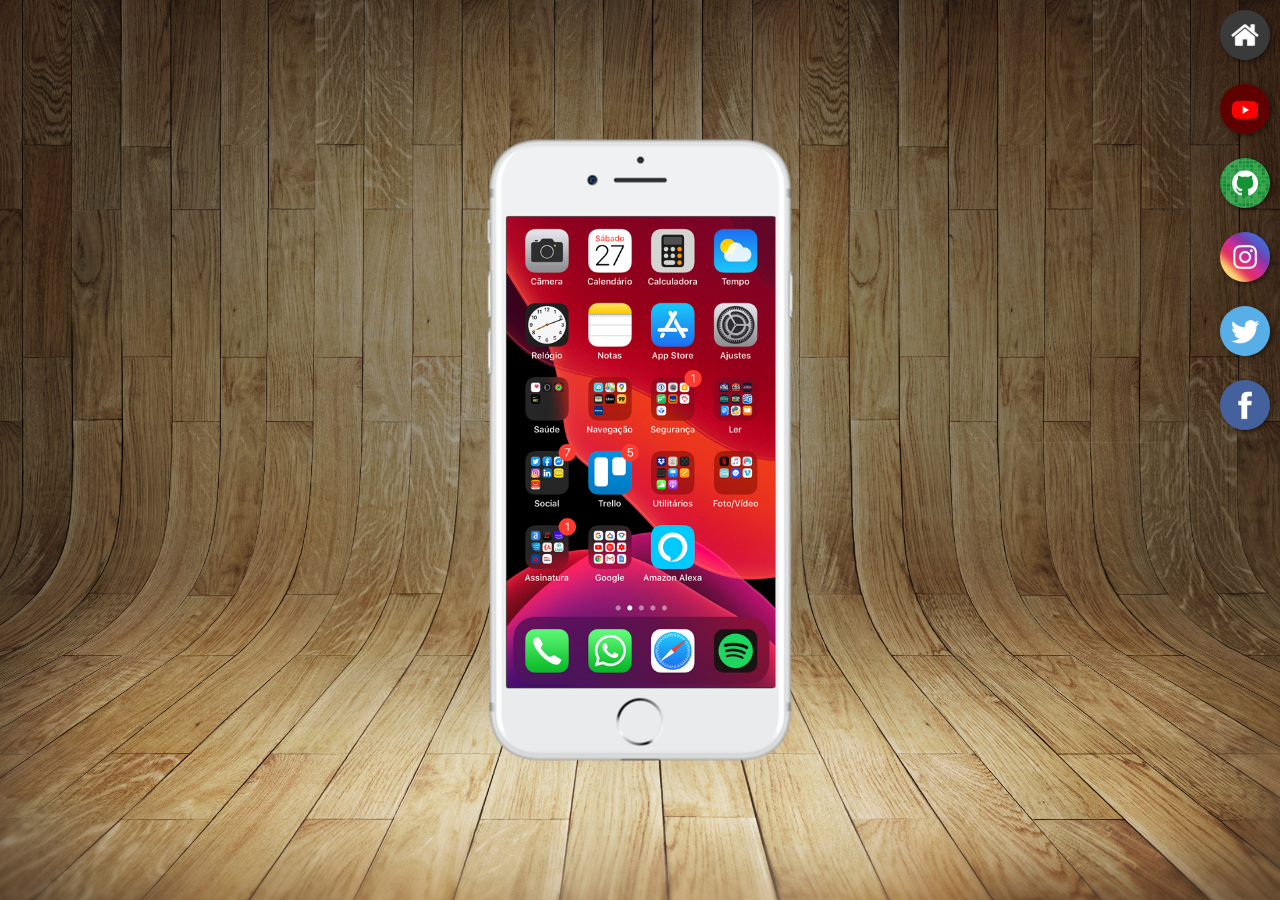
<file: index.html>
<!DOCTYPE html>
<html lang="pt-br">
<head>
    <meta charset="UTF-8">
    <meta http-equiv="X-UA-Compatible" content="IE=edge">
    <meta name="viewport" content="width=device-width, initial-scale=1.0">
    <link rel="shortcut icon" href="favicon.ico" type="image/x-icon">
    <link rel="stylesheet" href="estilo/style.css">
    <title>Projeto Redes Sociais</title>
</head>
<body>
    <main>
        <section id="telefone">
            <iframe src="home.html" name="tela" id="tela" frameborder="0"></iframe>
        </section>
        <section id="redes-sociais">
            <a href="home.html" target="tela"><img src="imagens/logo-home.jpg" alt="Home"></a><br>
            <a href="youtube.html" target="tela"><img src="imagens/logo-youtube.jpg" alt="Youtube"></a><br>
            <a href="github.html" target="tela"><img src="imagens/logo-github.jpg" alt="Github"></a><br>
            <a href="instagram.html" target="tela"><img src="imagens/logo-instagram.jpg" alt="Instagram"></a><br>
            <a href="twitter.html" target="tela"><img src="imagens/logo-twitter.jpg" alt="Twitter"></a><br>
            <a href="facebook.html" target="tela"><img src="imagens/logo-facebook.jpg" alt="Facebook"></a>
        </section>
    </main>
</body>
</html>
</file>
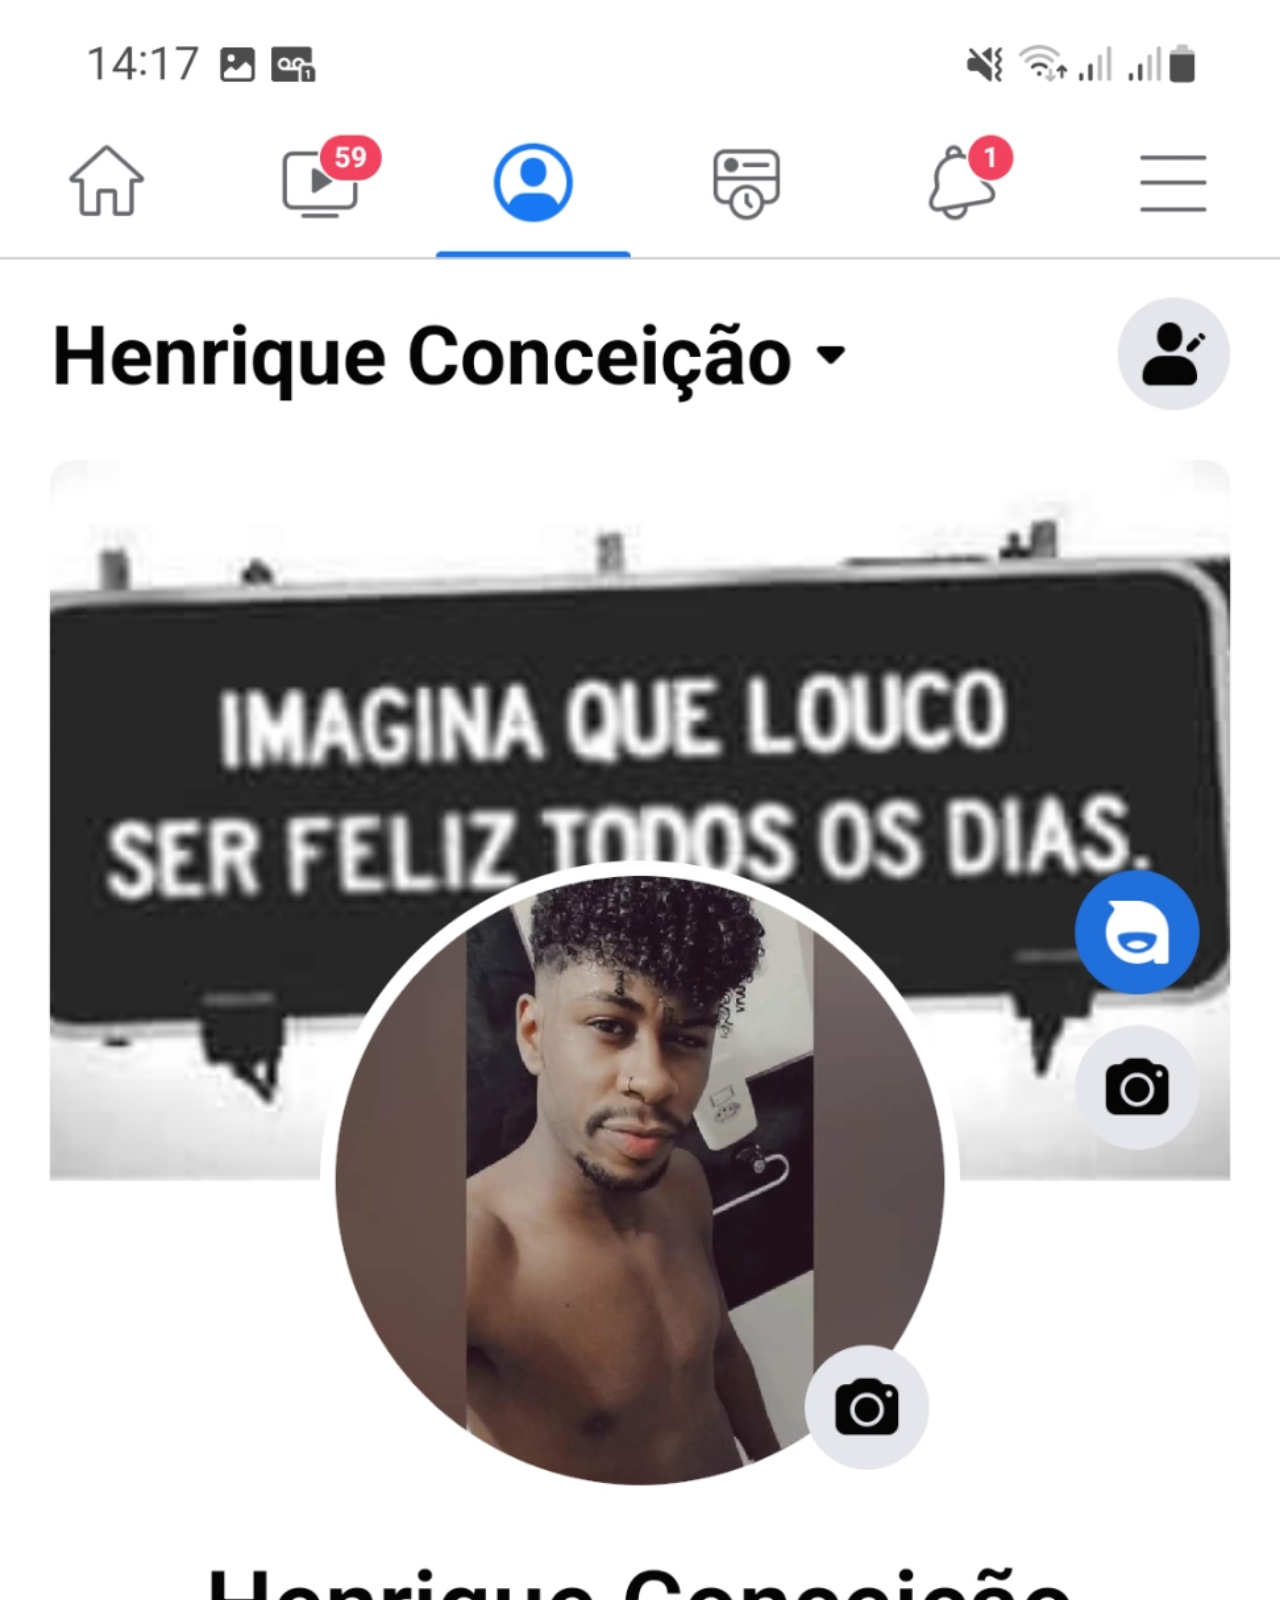
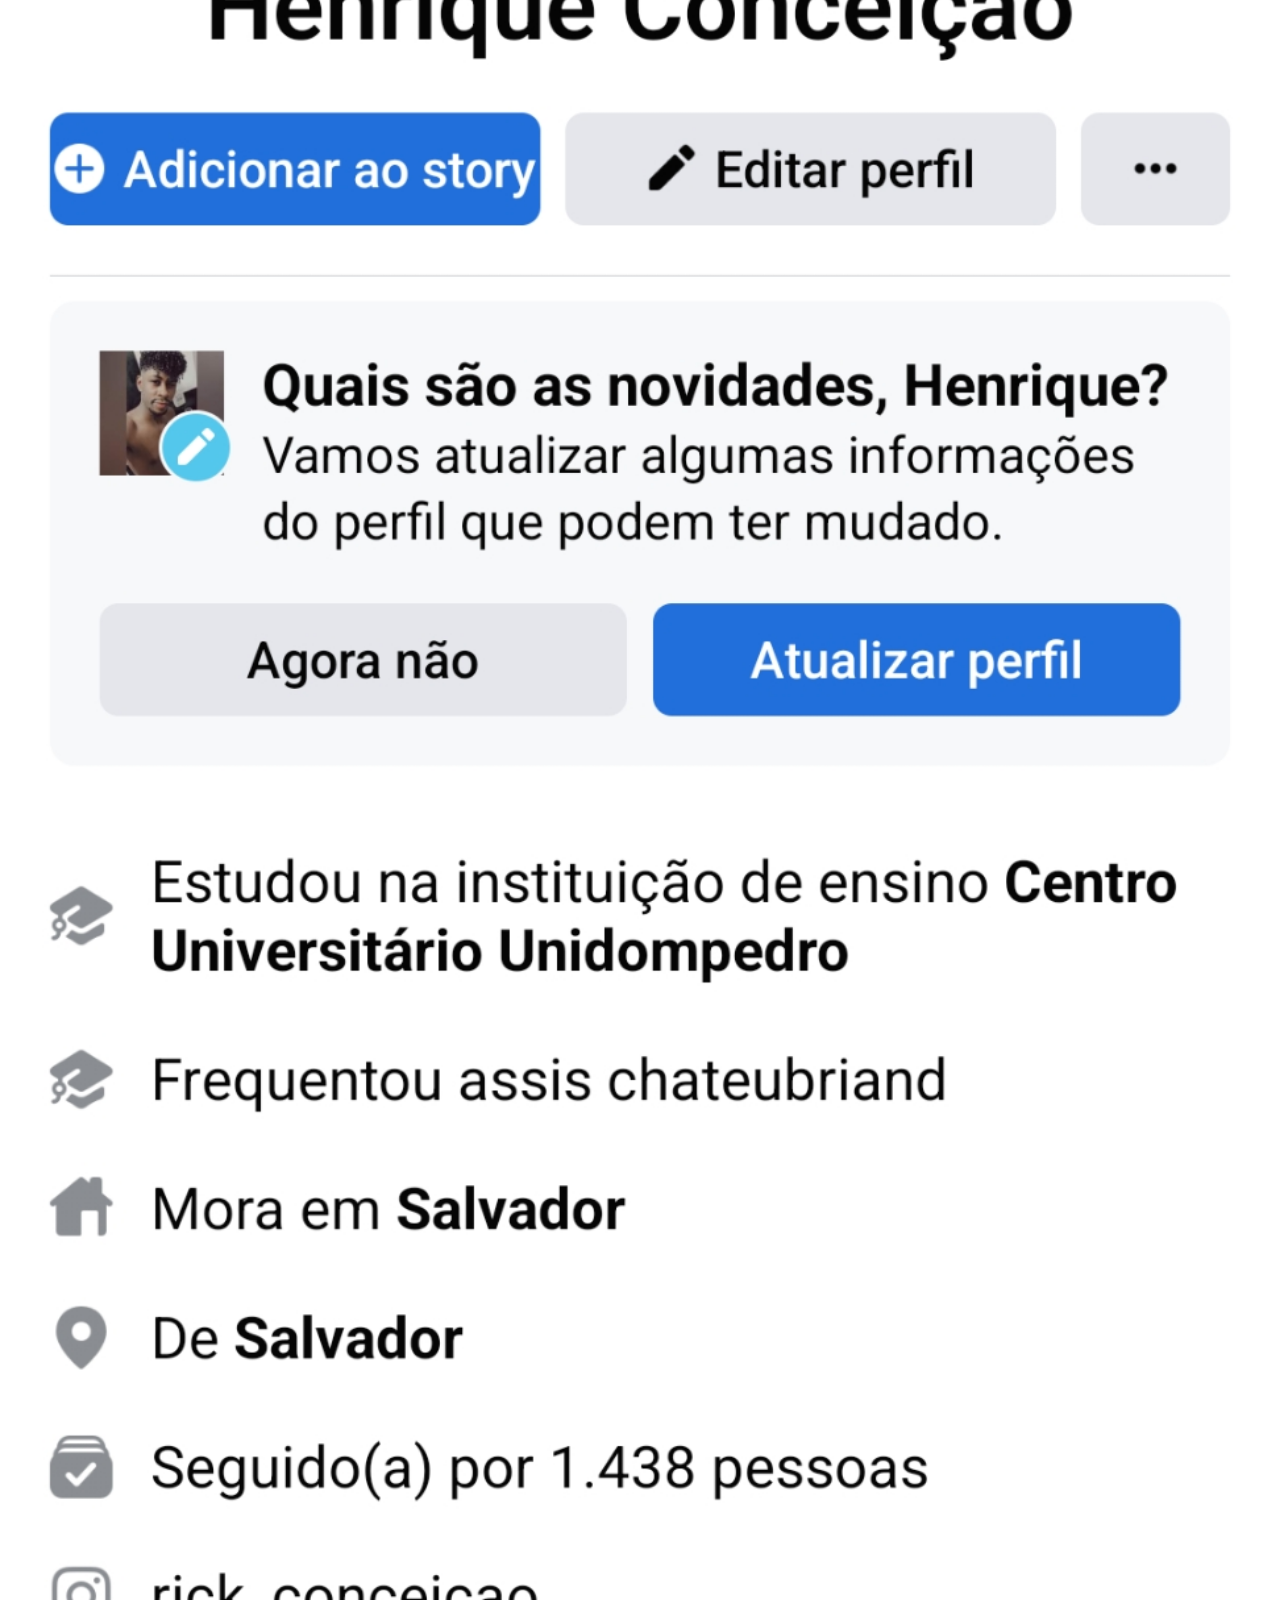
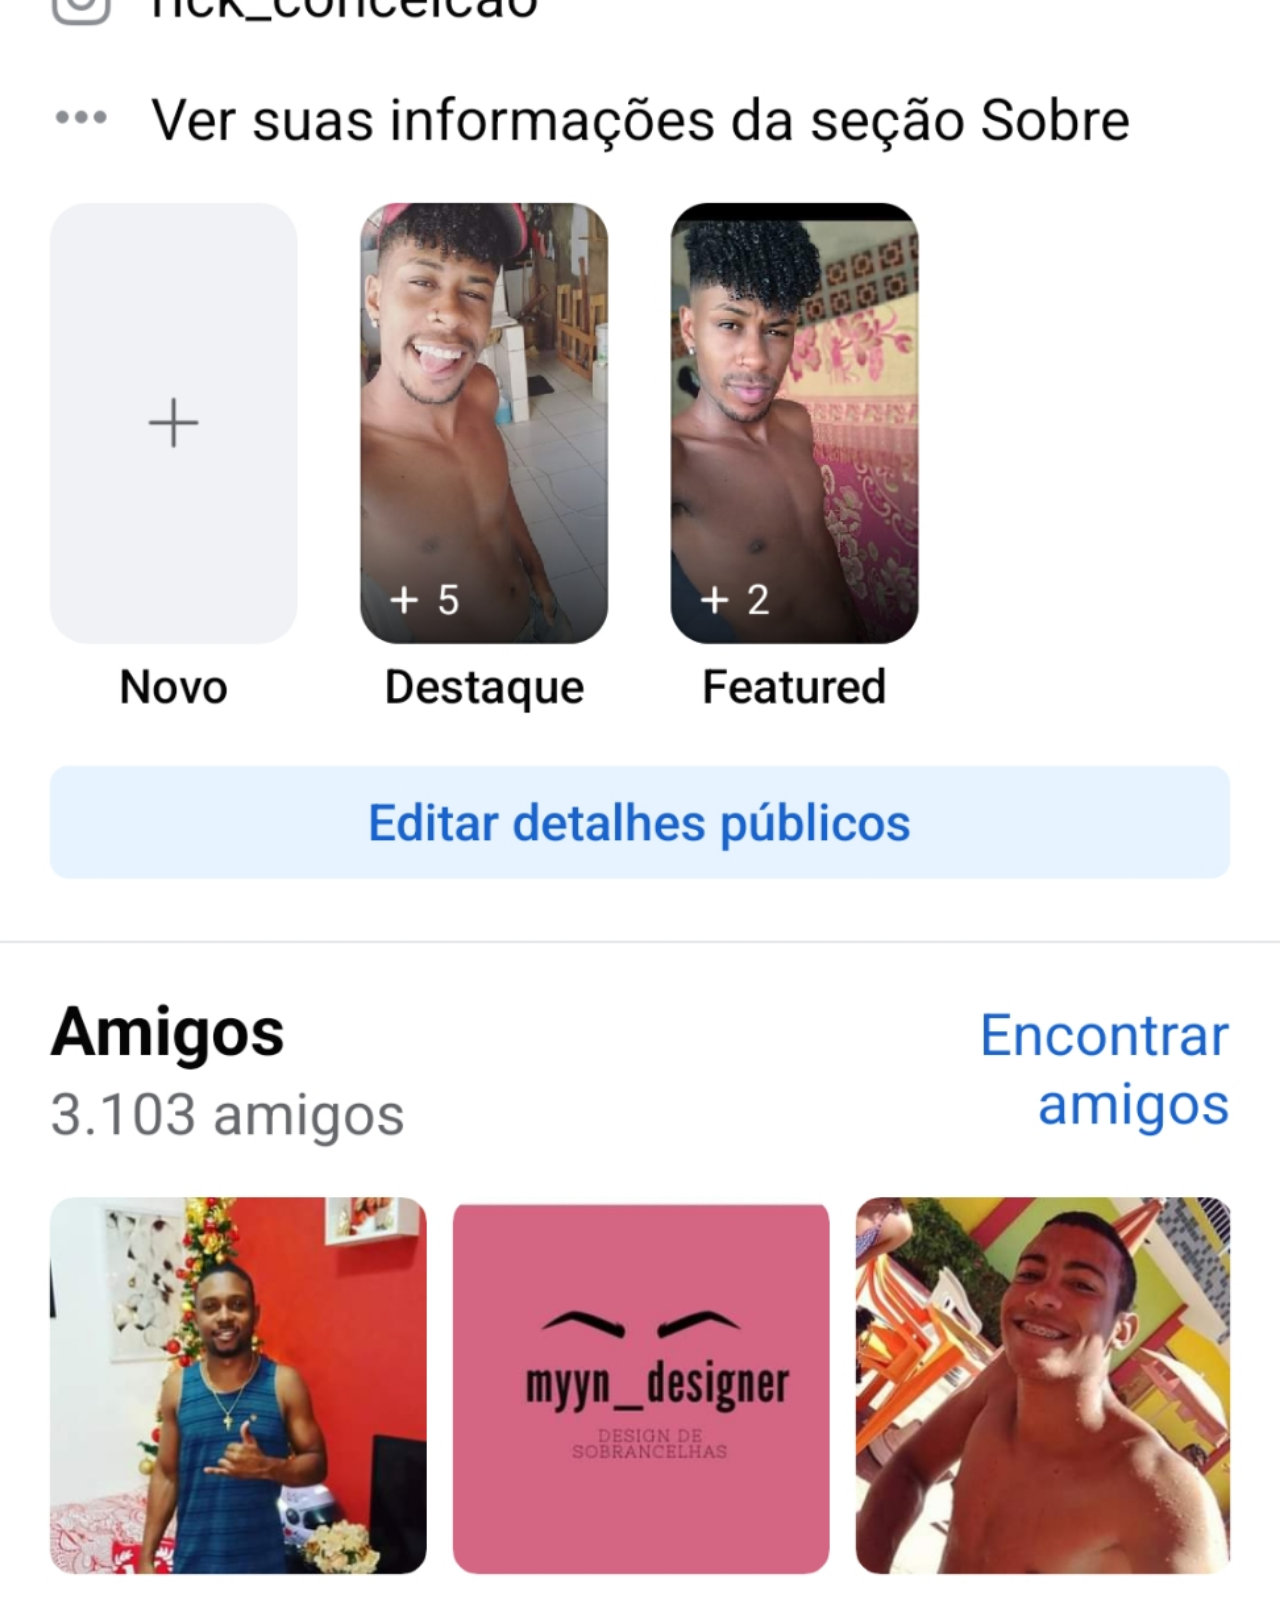
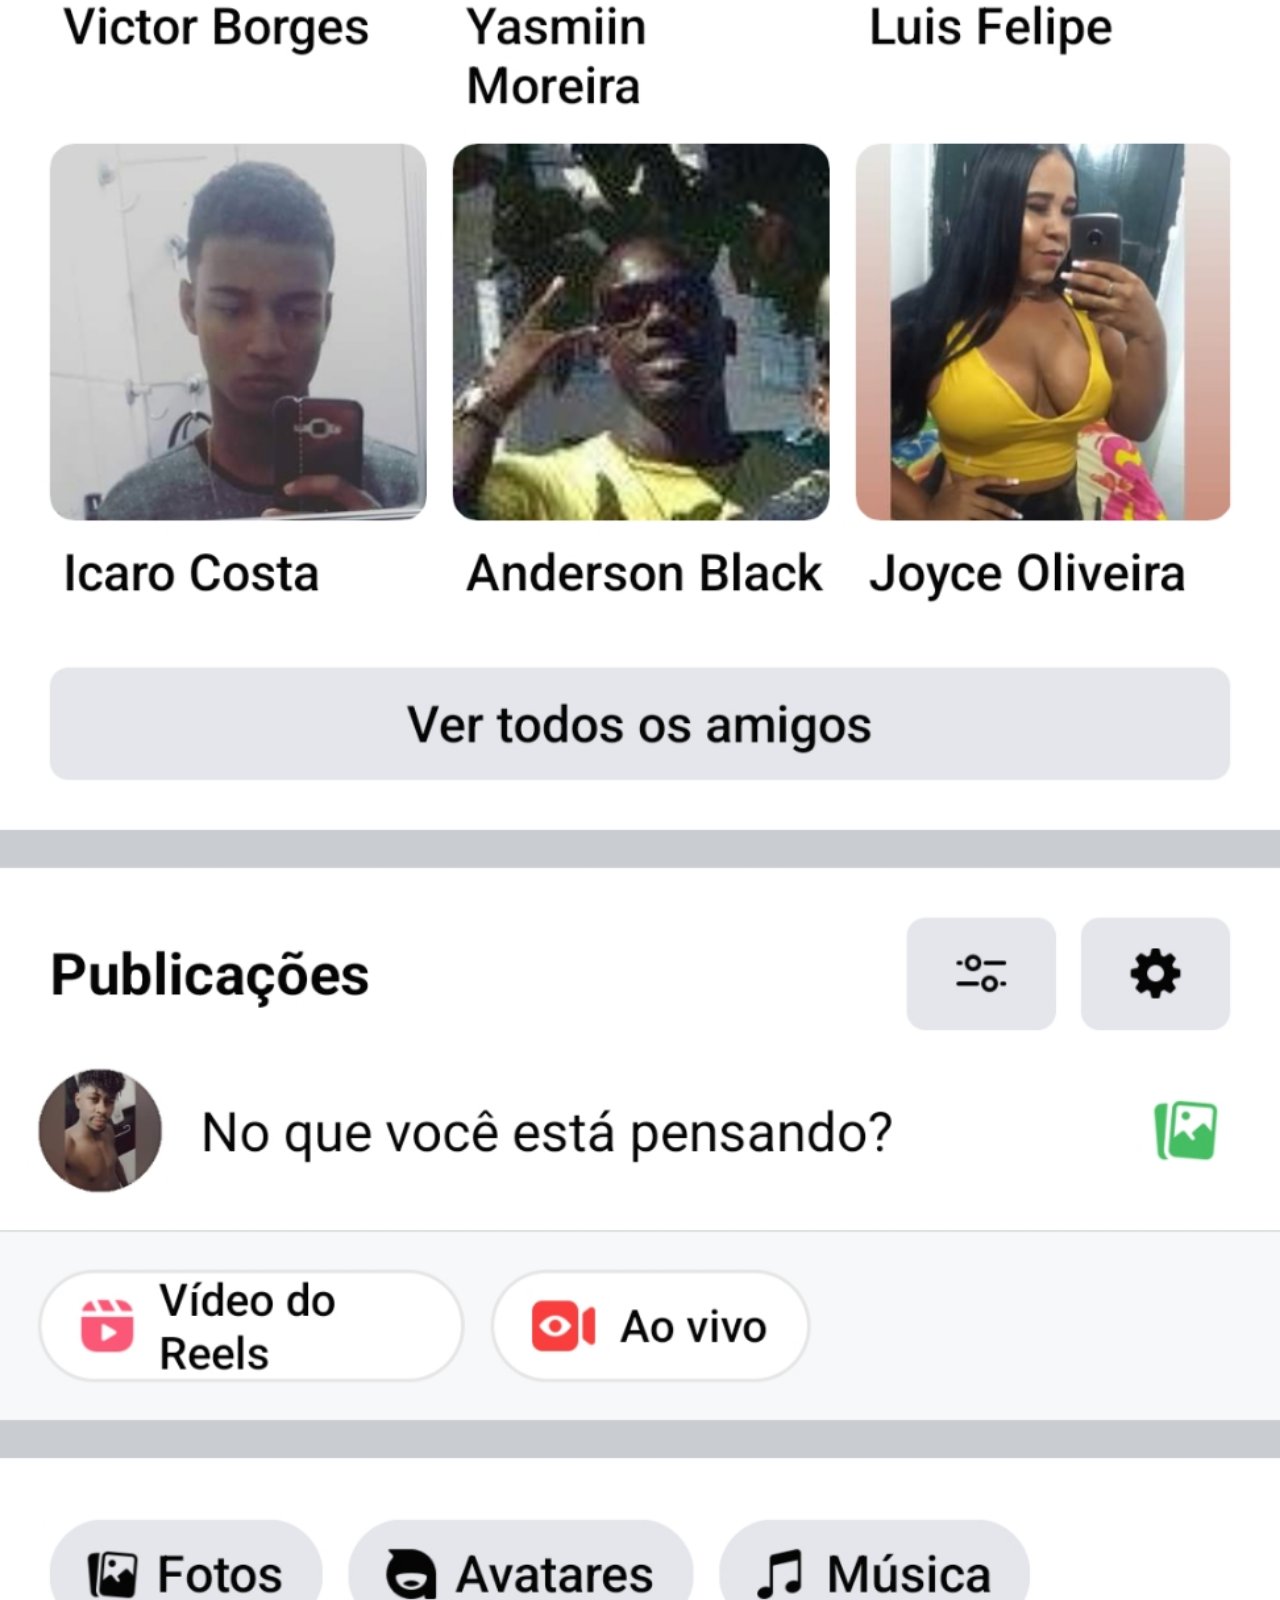
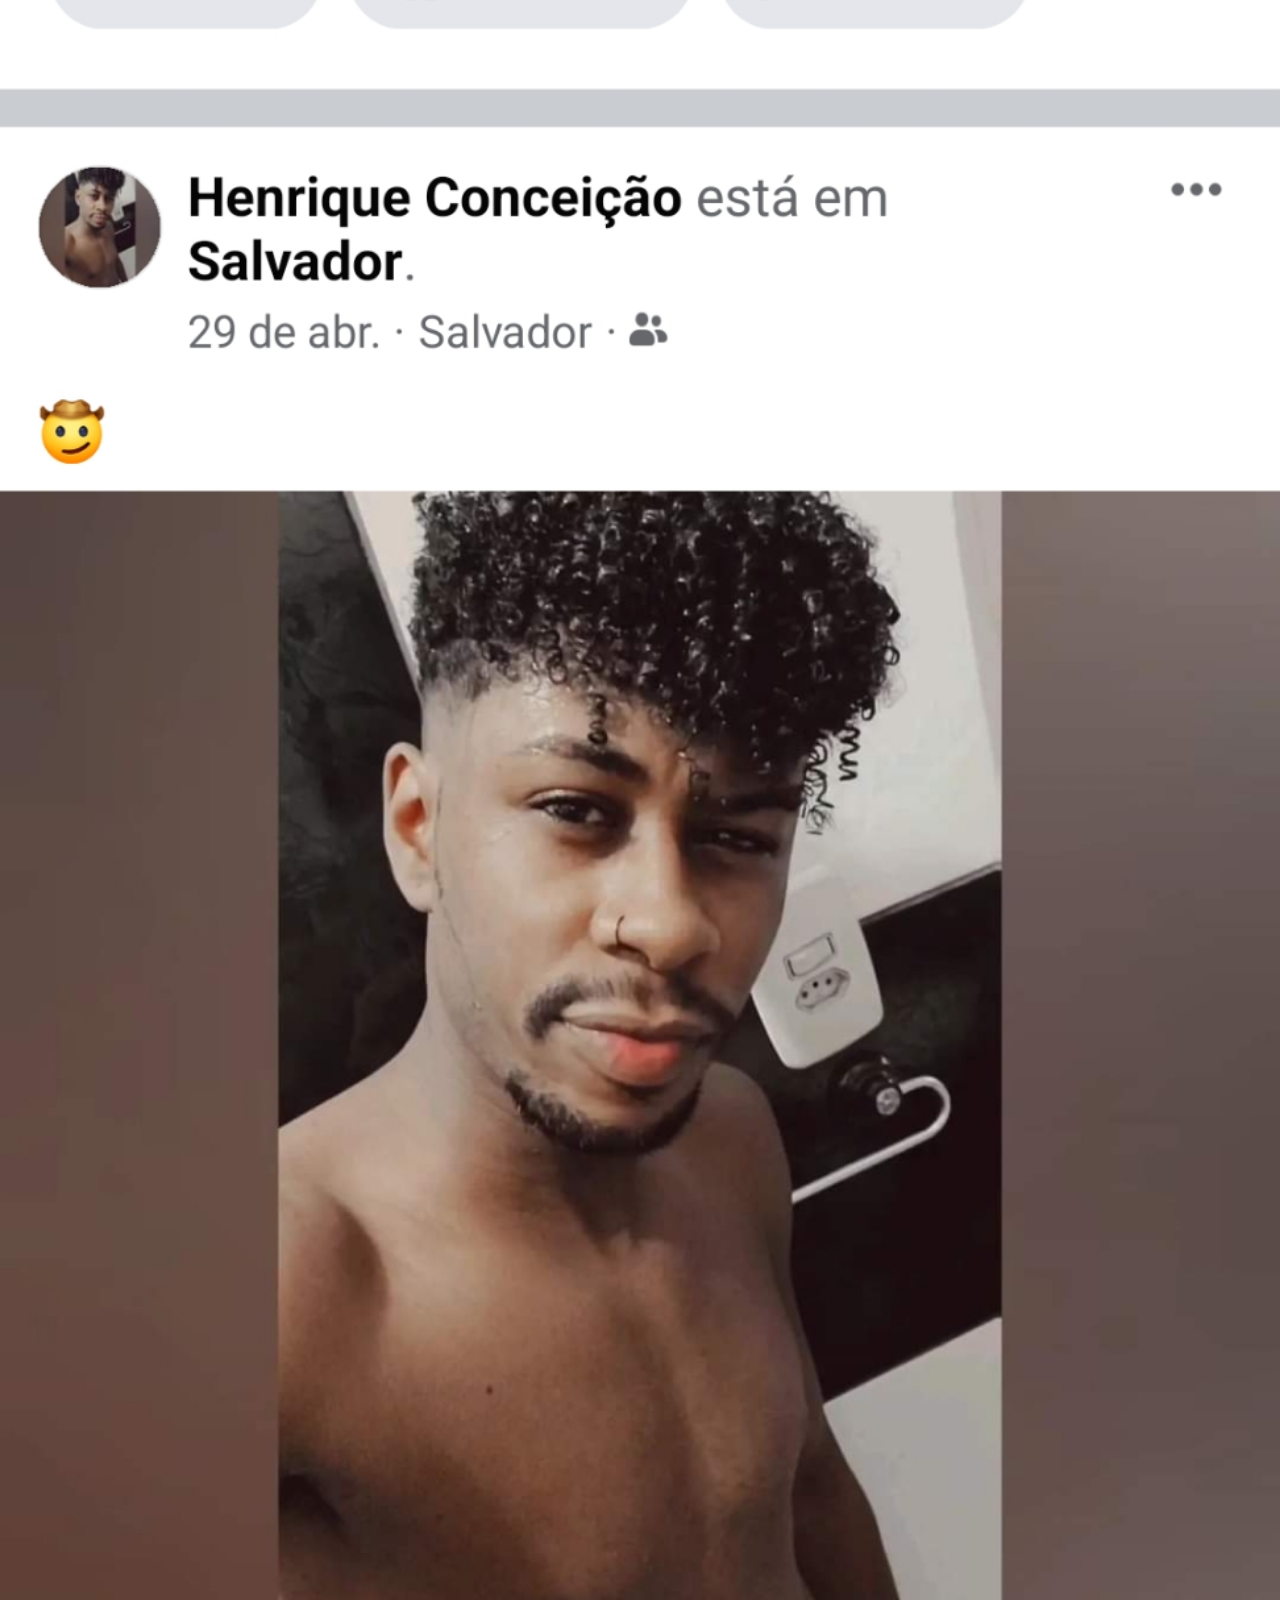
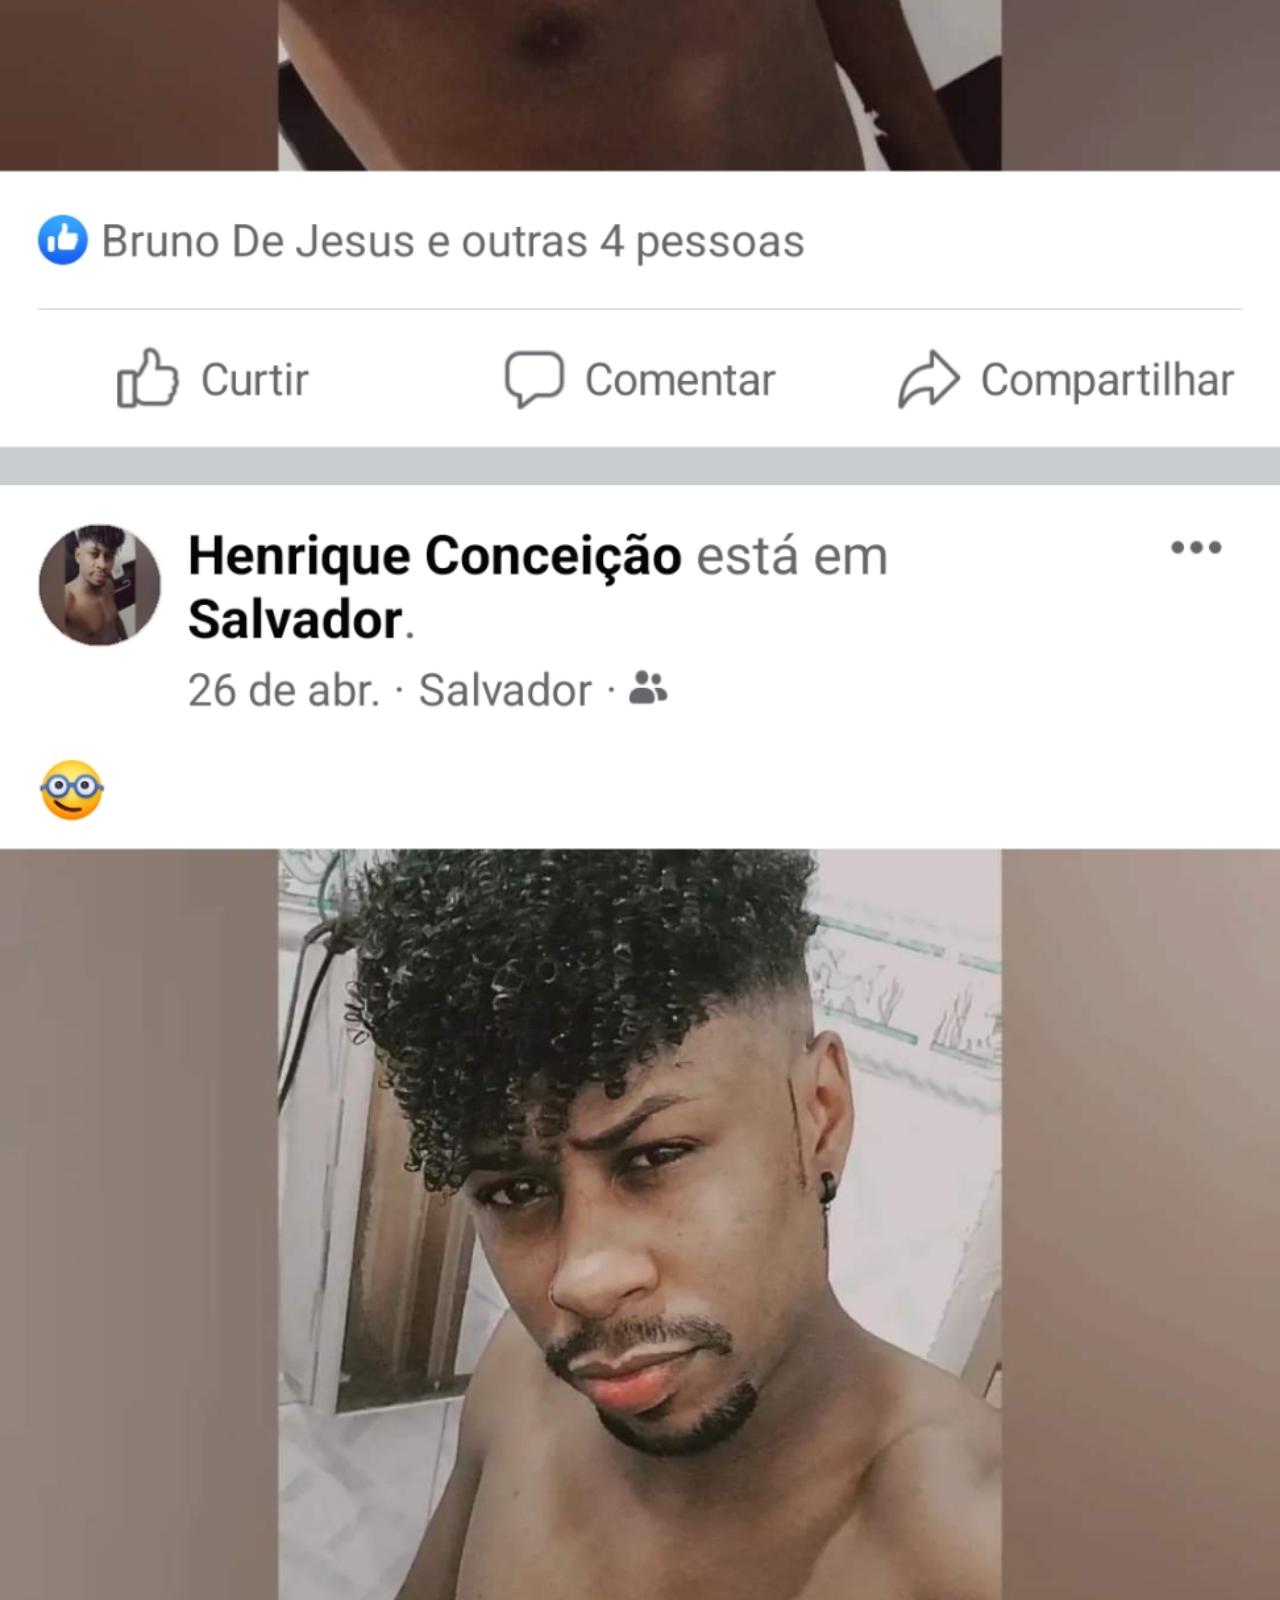
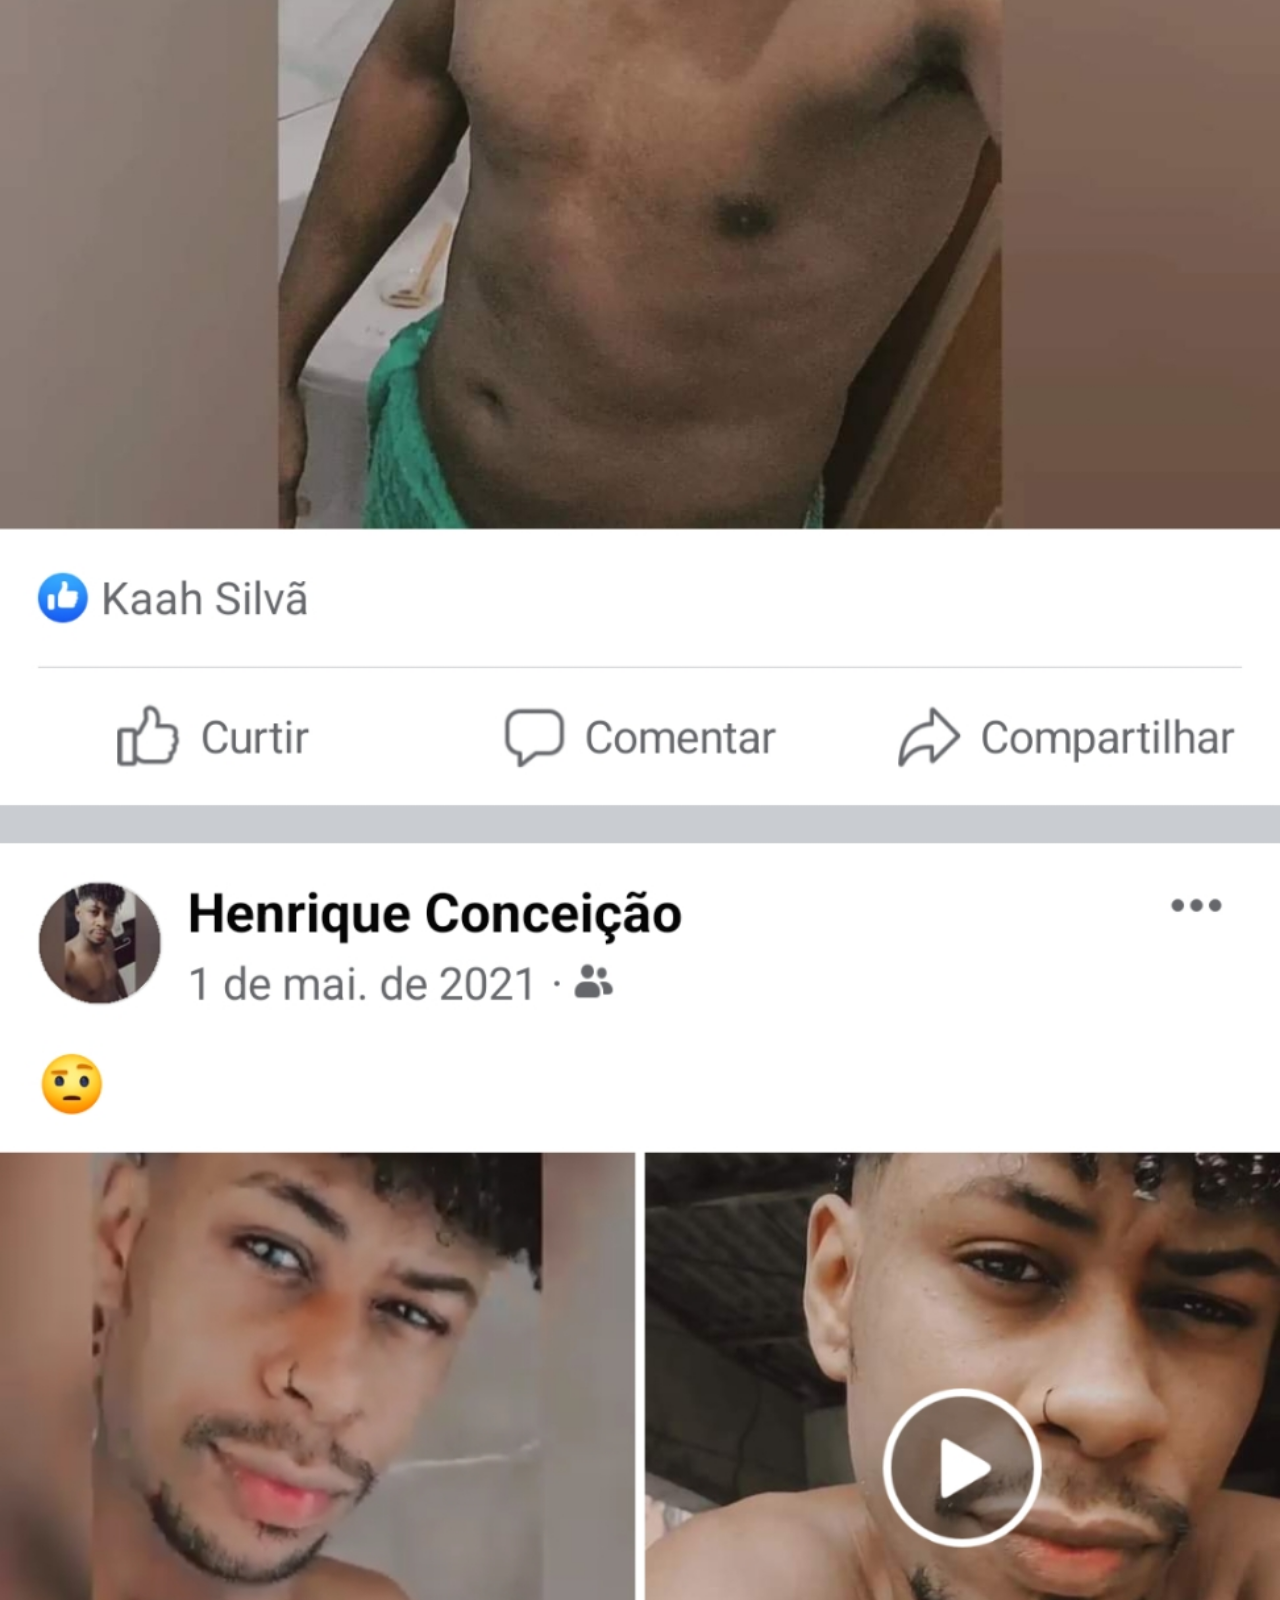
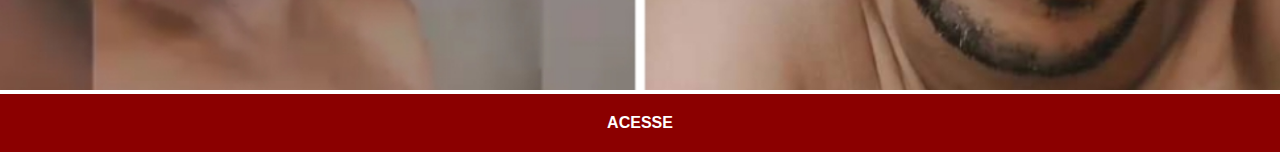
<file: facebook.html>
<!DOCTYPE html>
<html lang="pt-br>
<head>
    <meta charset="UTF-8">
    <meta http-equiv="X-UA-Compatible" content="IE=edge">
    <meta name="viewport" content="width=device-width, initial-scale=1.0">
    <title>Document</title>
    <link rel="stylesheet" href="estilo/social.css">
</head>
<body>
    <img src="imagens/tela-facebook.jpg" alt="Facebook">
    <a href="https://www.facebook.com/henriique.conceicao" target="_blank">ACESSE</a>
    
</body>
</html>
</file>
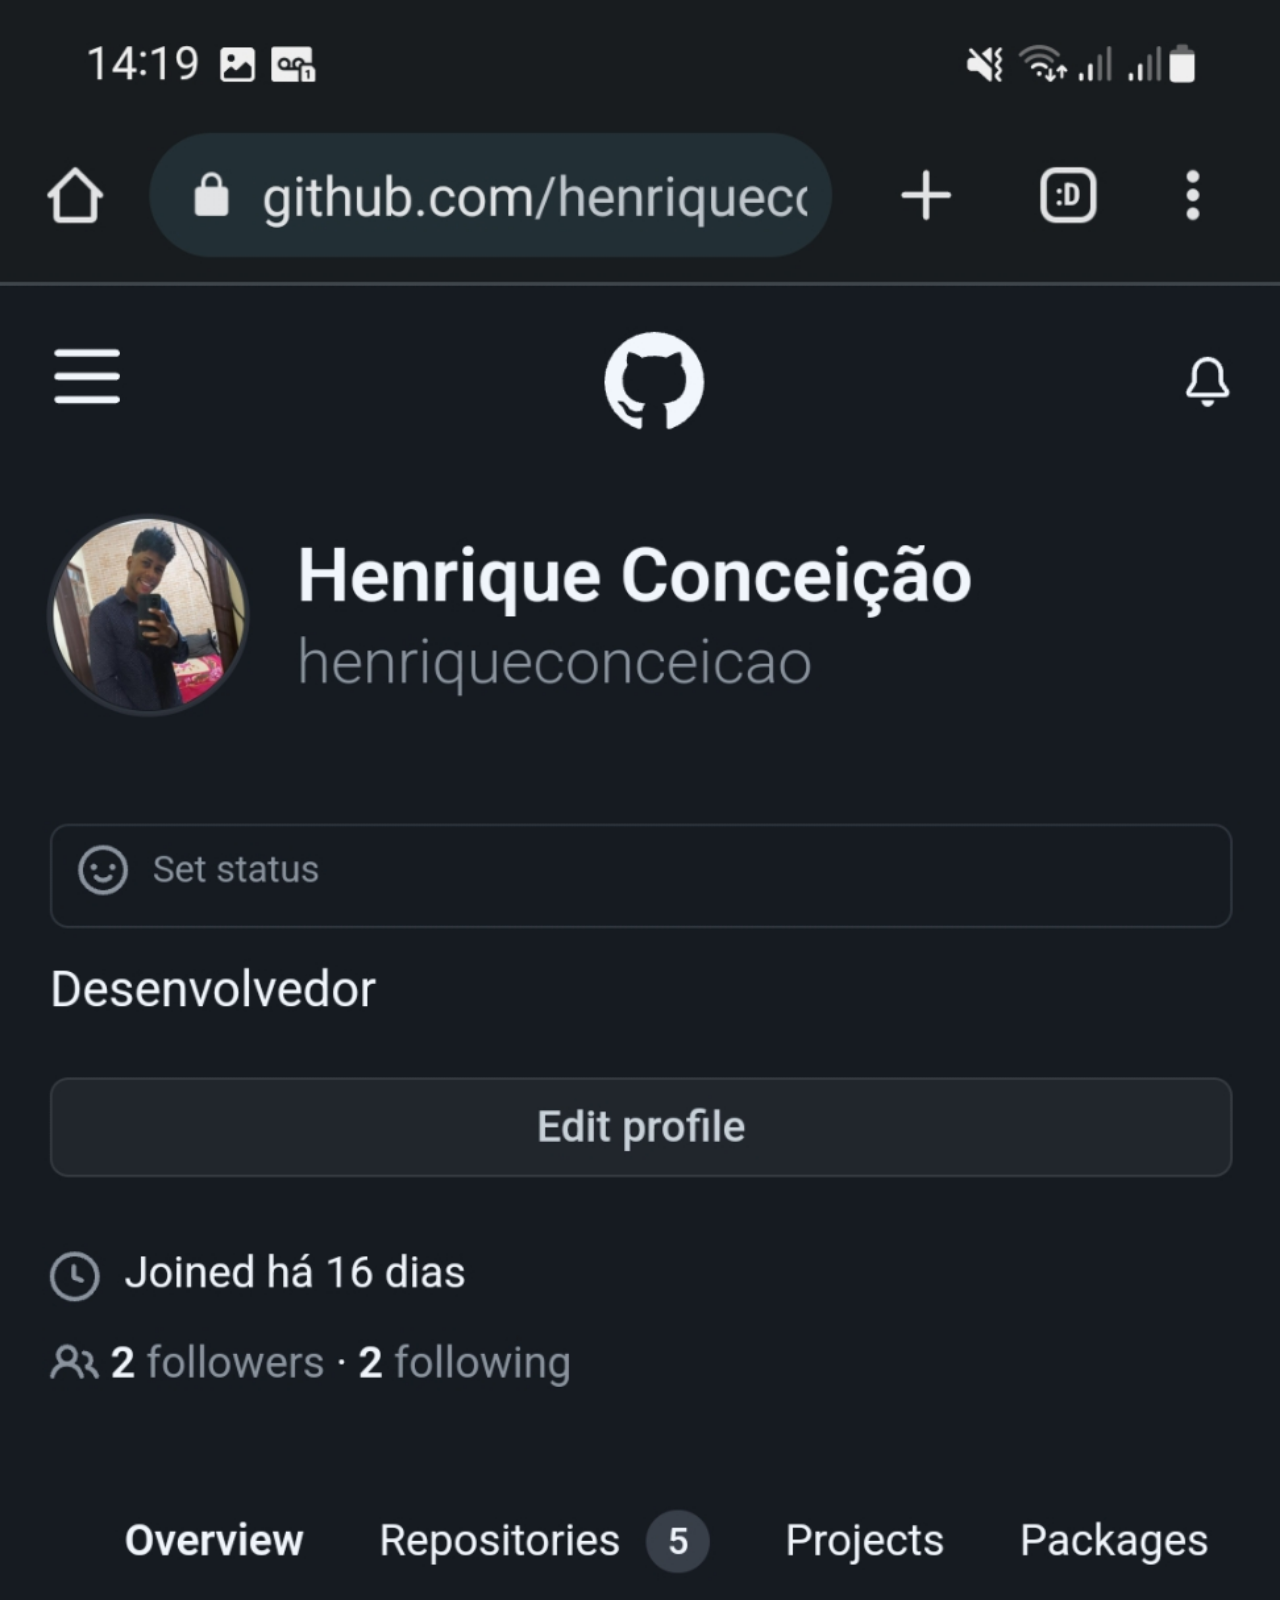
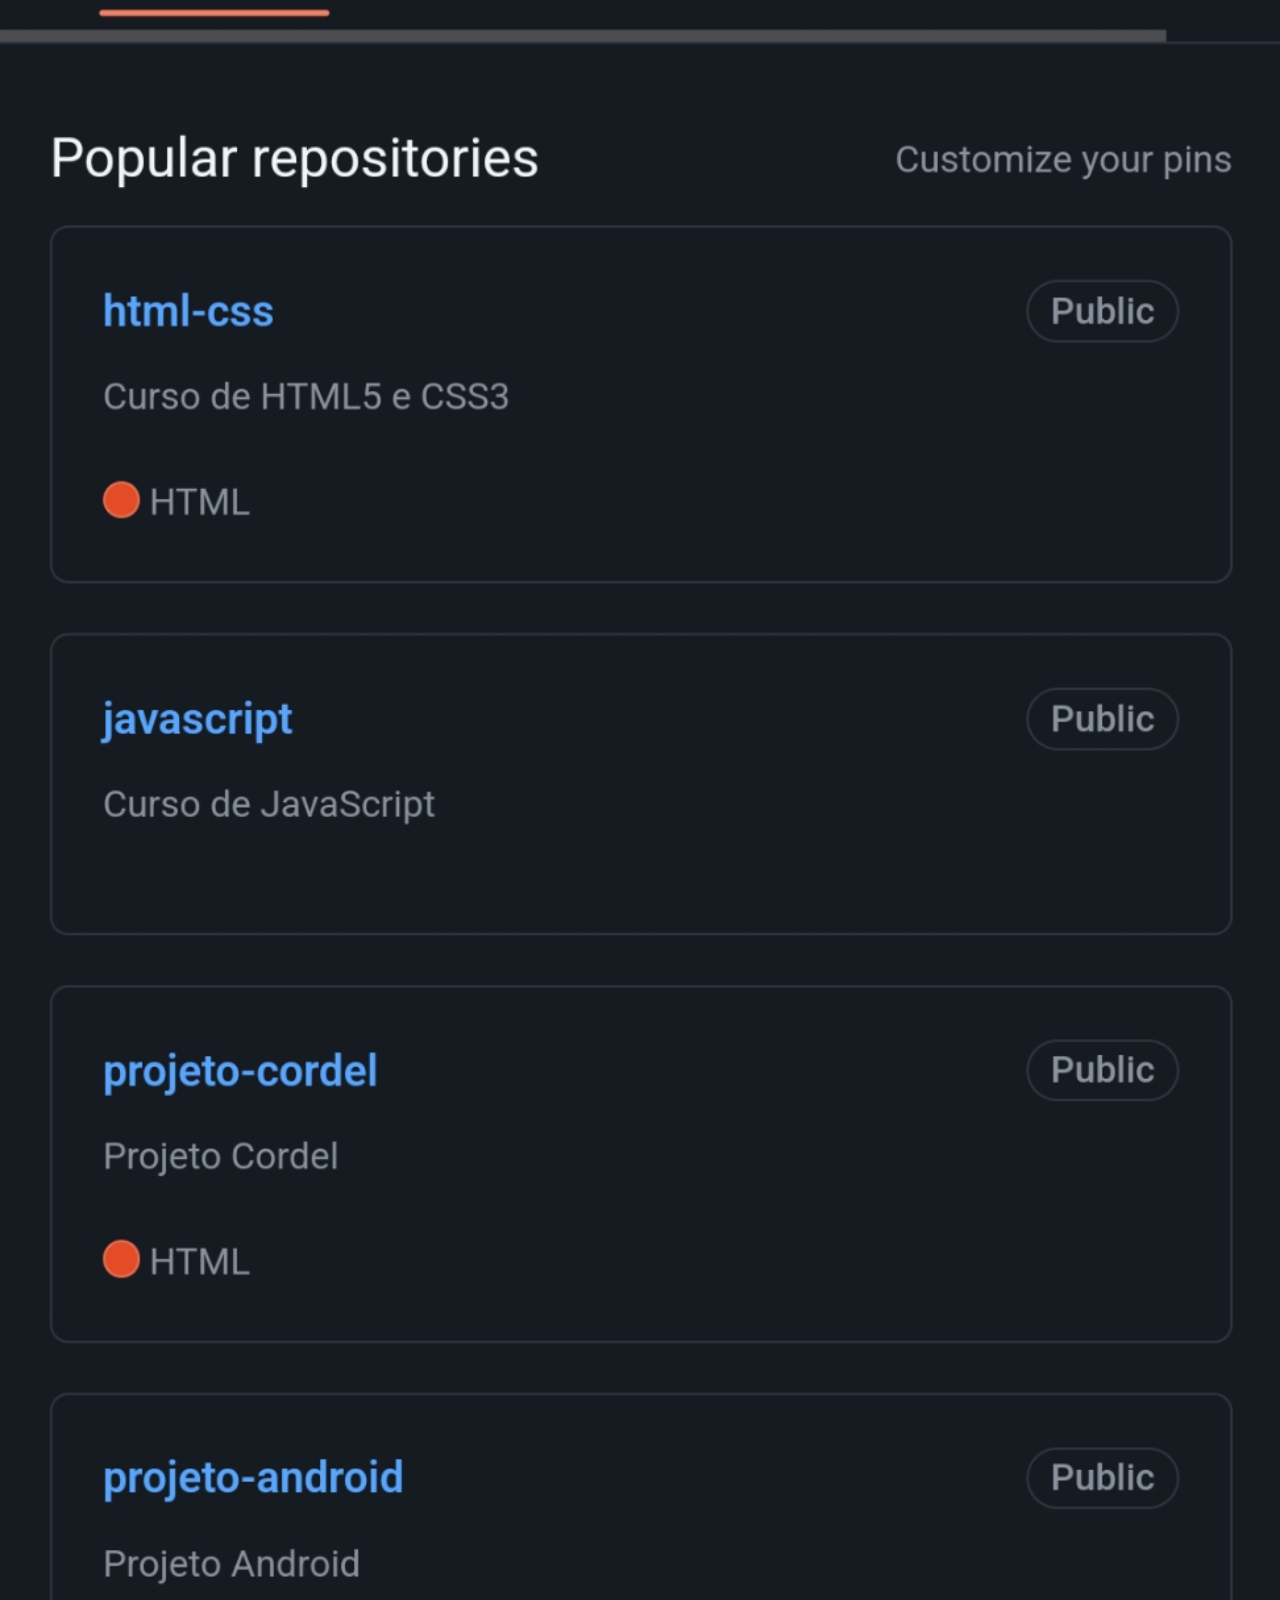
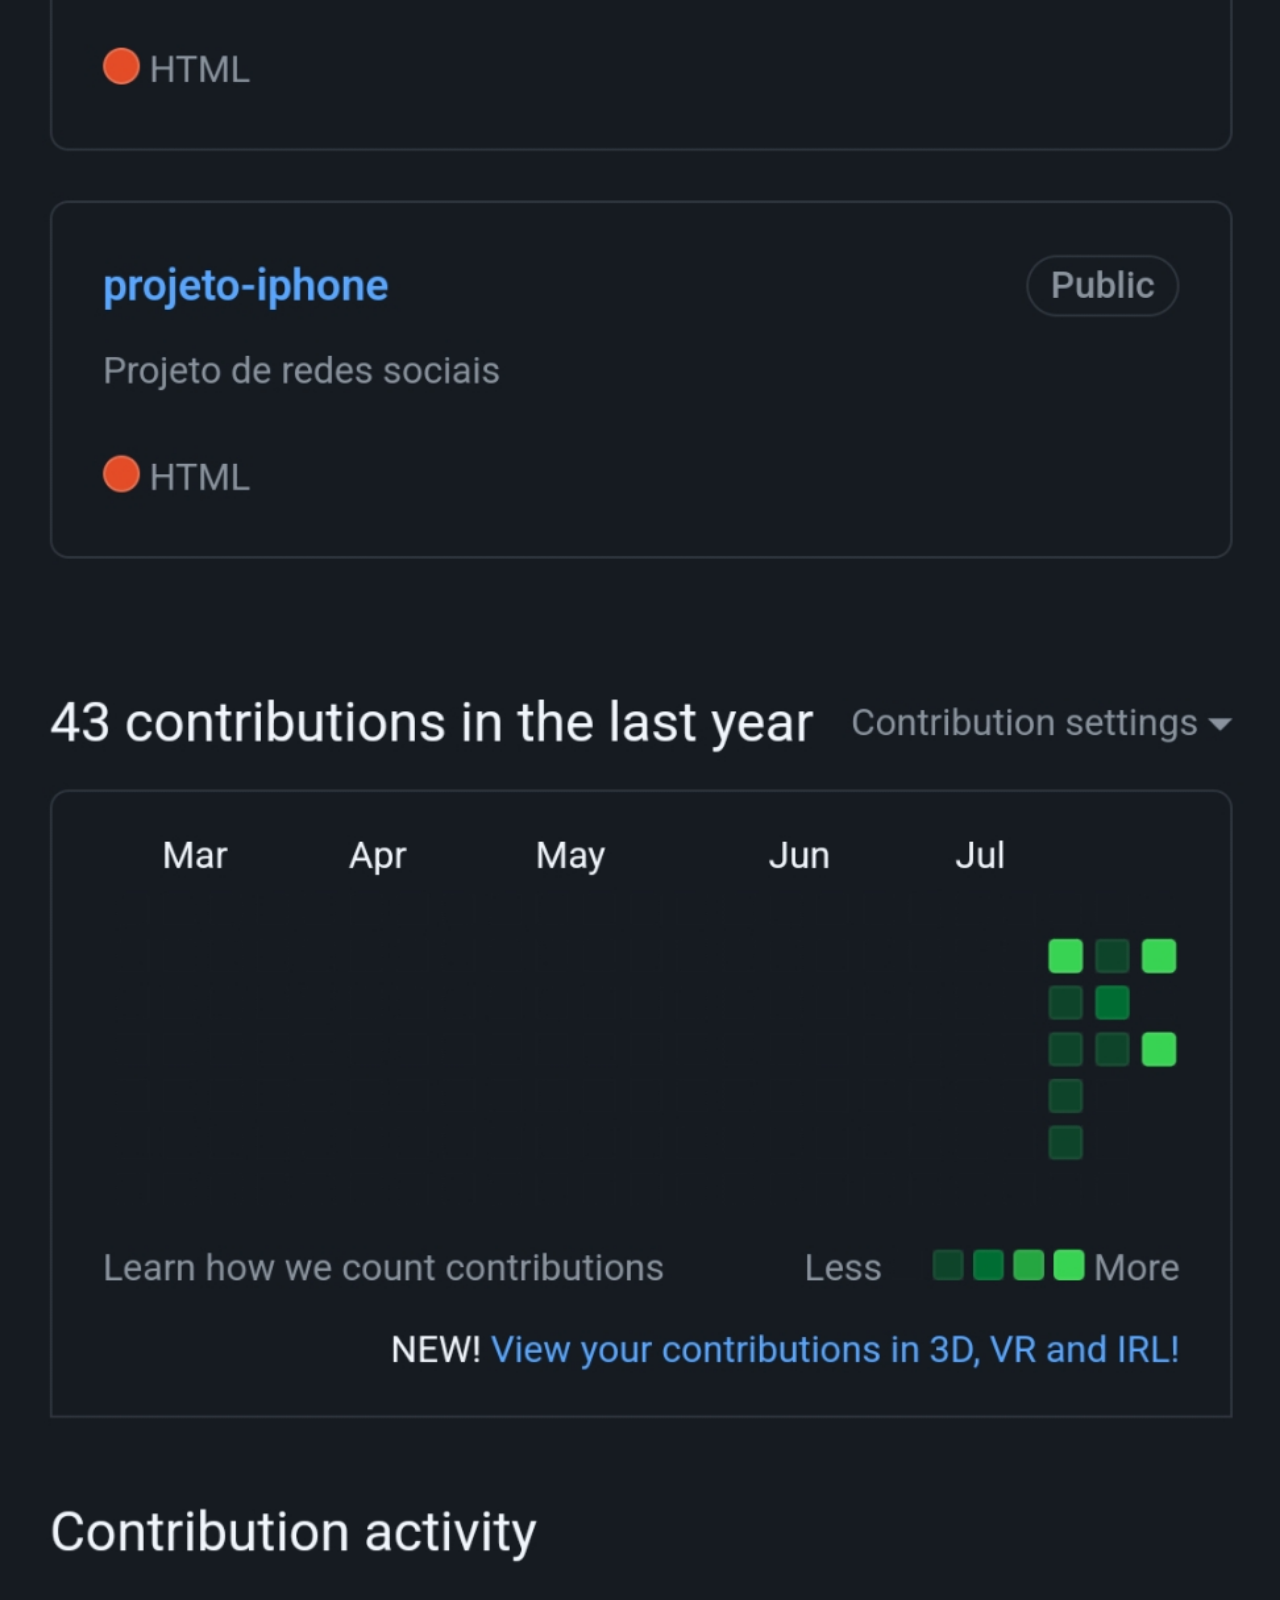
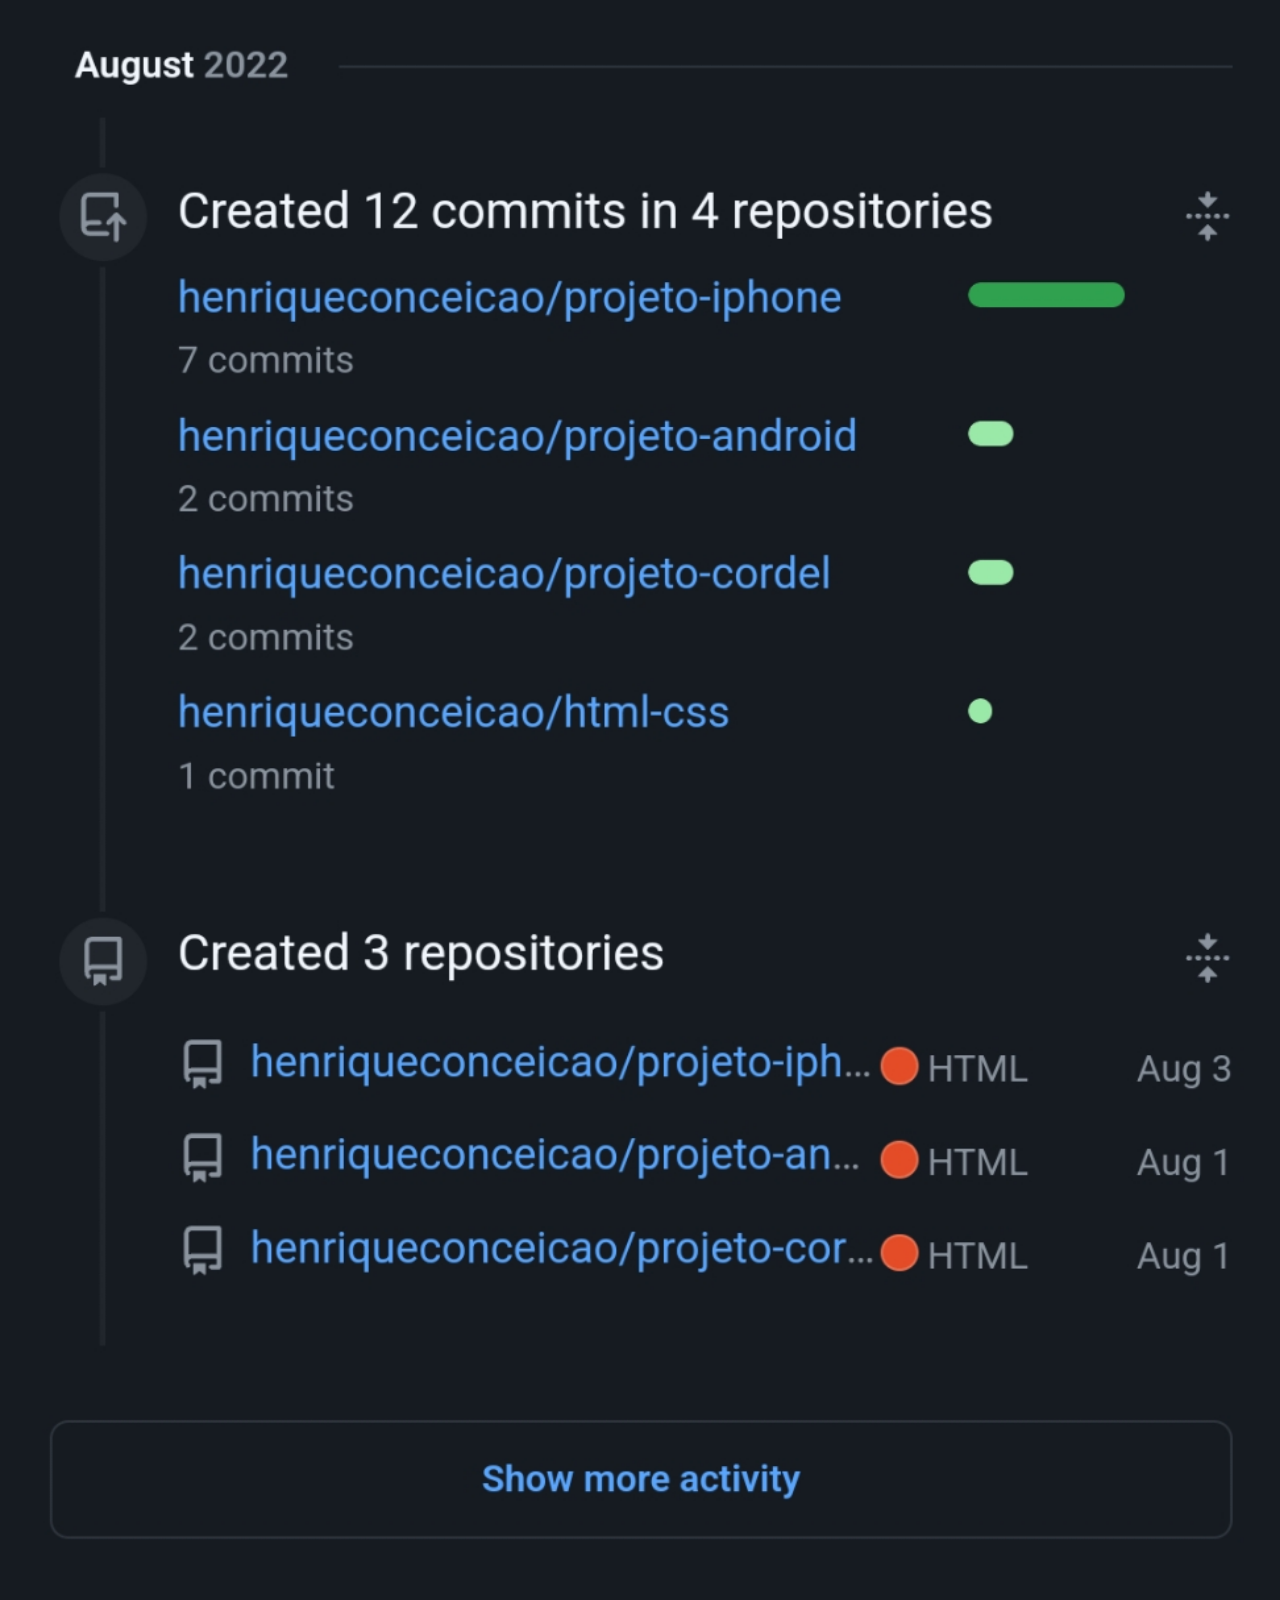
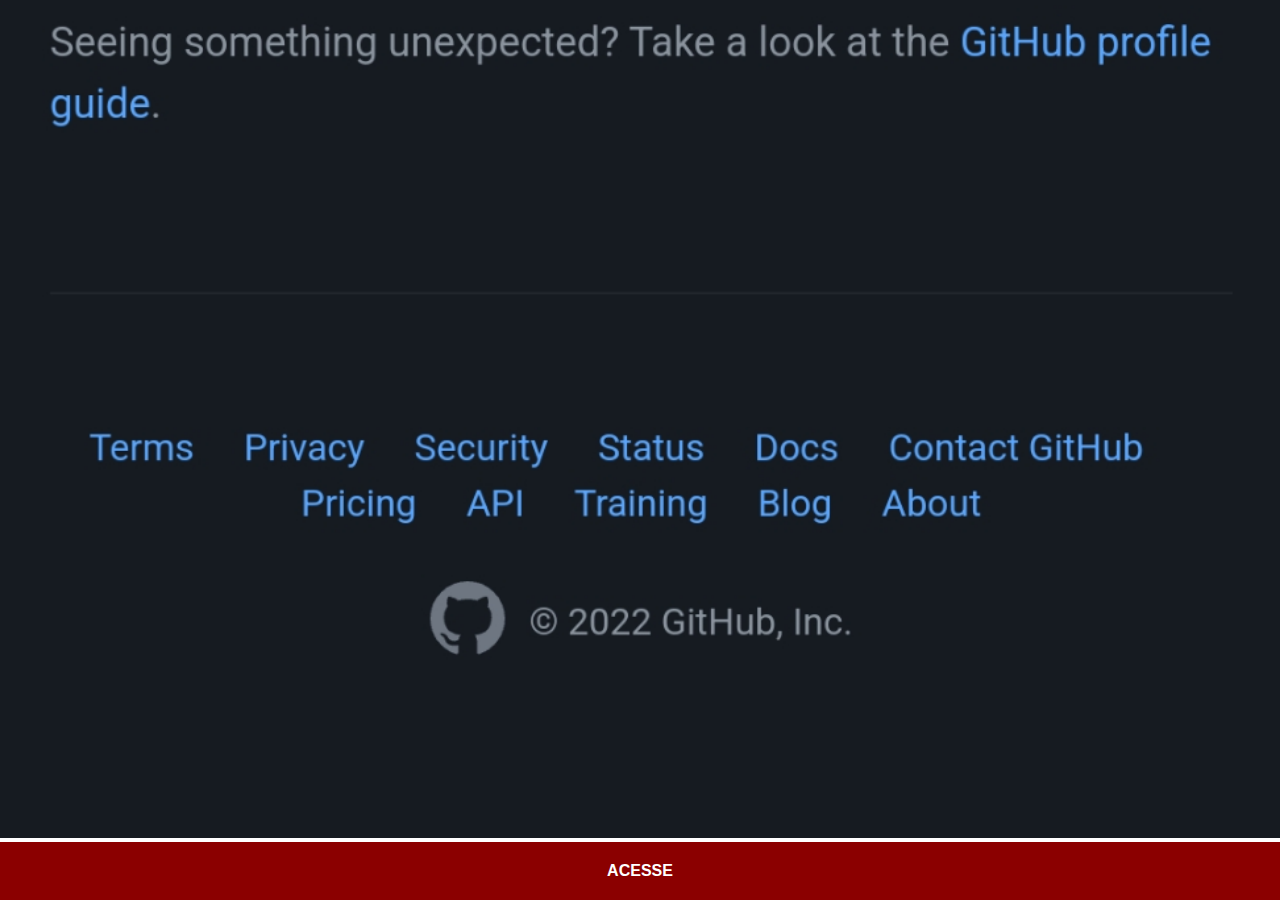
<file: github.html>
<!DOCTYPE html>
<html lang="pt-br">
<head>
    <meta charset="UTF-8">
    <meta http-equiv="X-UA-Compatible" content="IE=edge">
    <meta name="viewport" content="width=device-width, initial-scale=1.0">
    <title>Document</title>
    <link rel="stylesheet" href="estilo/social.css">
</head>
<body>
    <img src="imagens/tela-github.jpg" alt="Github">
    <a href="https://github.com/henriqueconceicao" target="_blank">ACESSE</a>
    
</body>
</html>
</file>
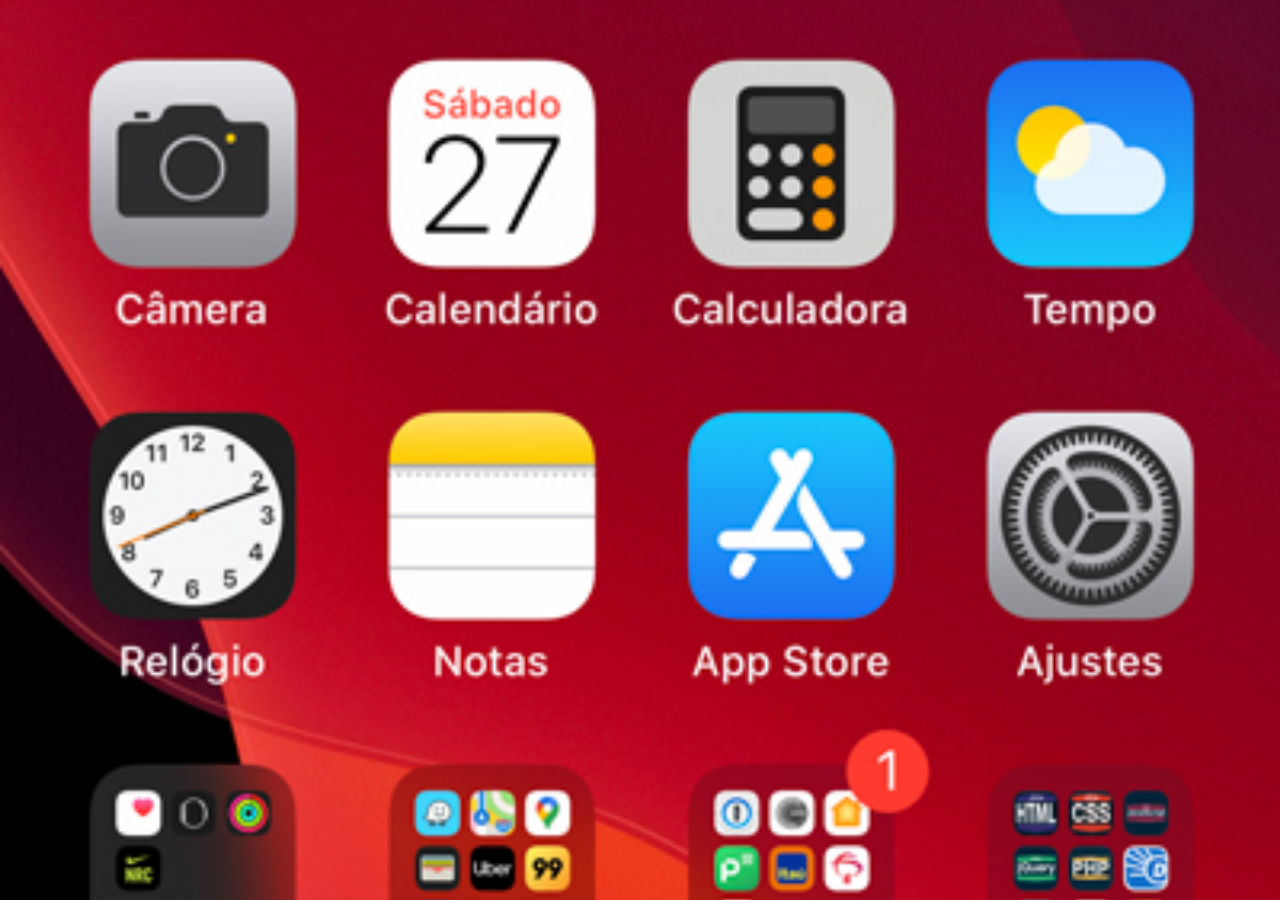
<file: home.html>
<!DOCTYPE html>
<html lang="pt-br">
<head>
    <meta charset="UTF-8">
    <meta http-equiv="X-UA-Compatible" content="IE=edge">
    <meta name="viewport" content="width=device-width, initial-scale=1.0">
    <title>Document</title>
</head>
<style>
    *{
        margin: 0px;
        padding: 0px;
    }
    body{
        width: 100vw;
        height: 100vh;
        background: black url(imagens/tela-home.jpg) no-repeat top center;
        background-size: cover;
    }
</style>
<body>
    
</body>
</html>
</file>
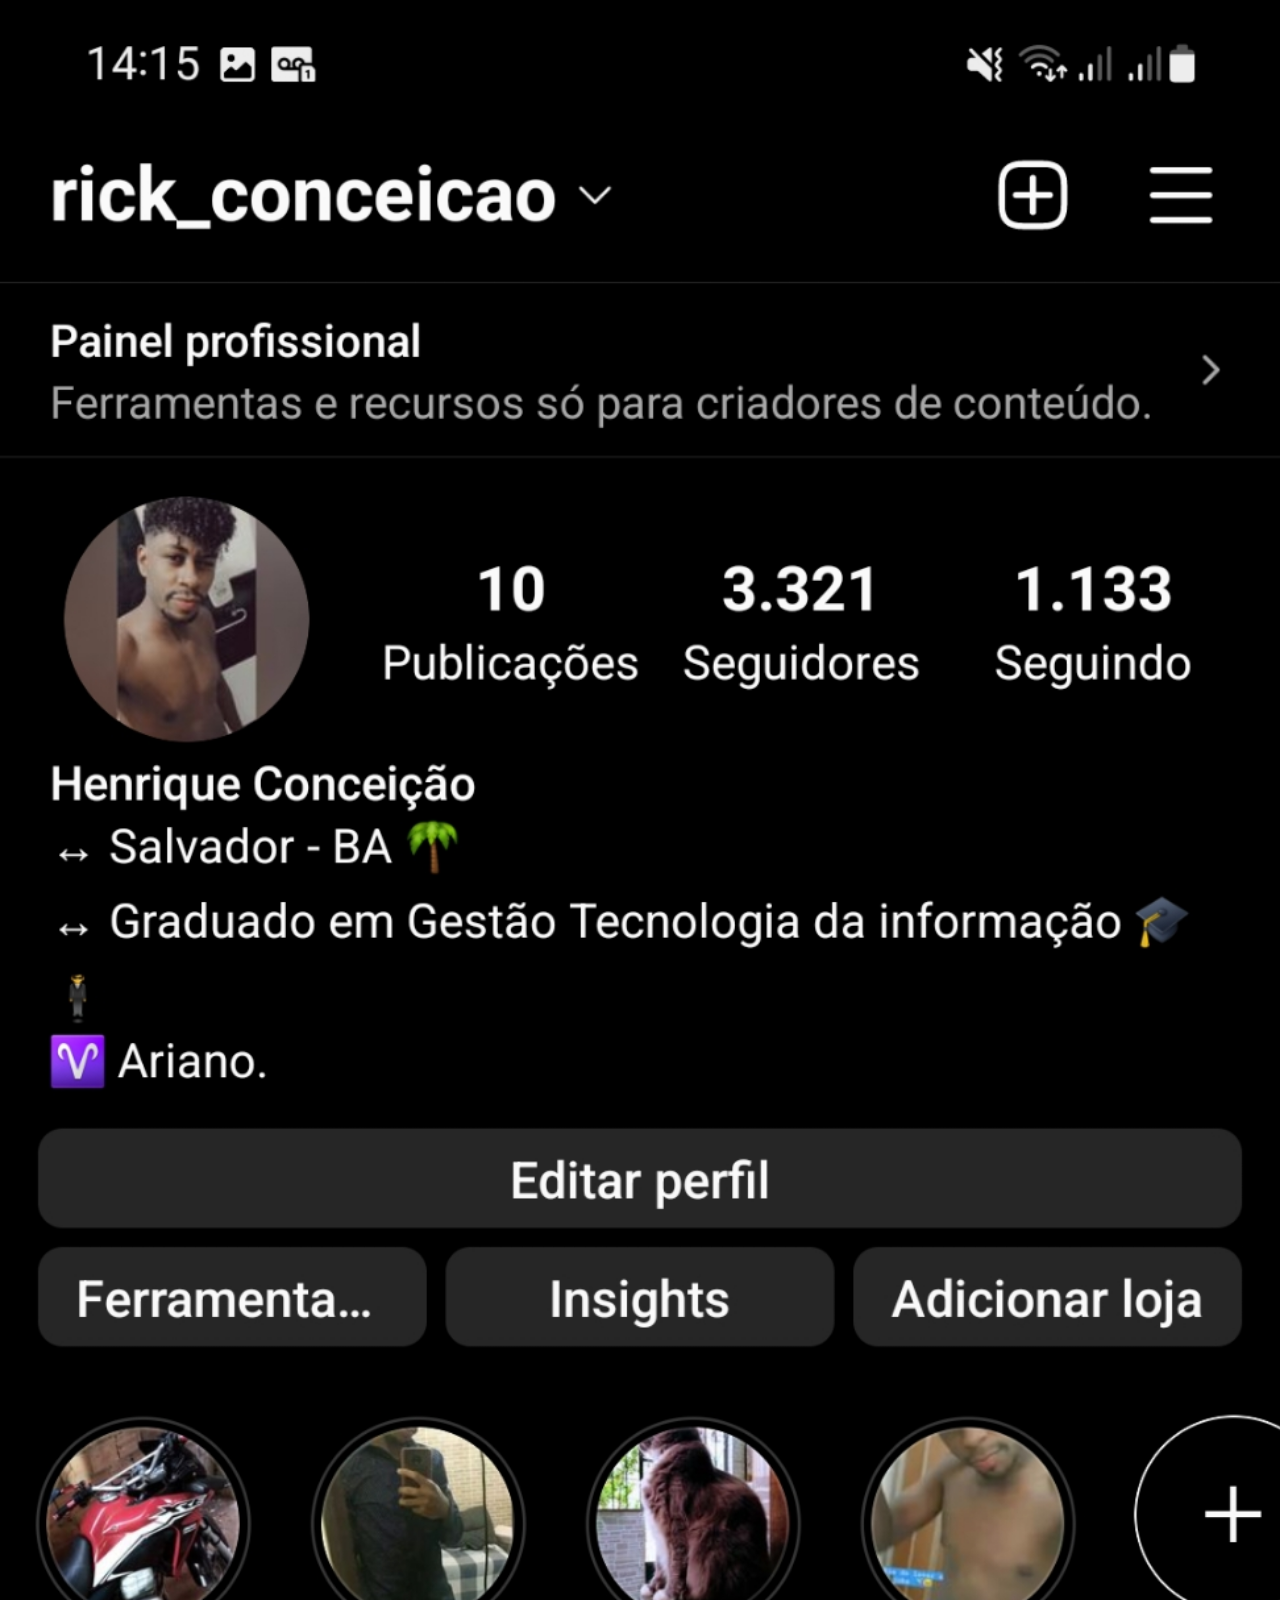
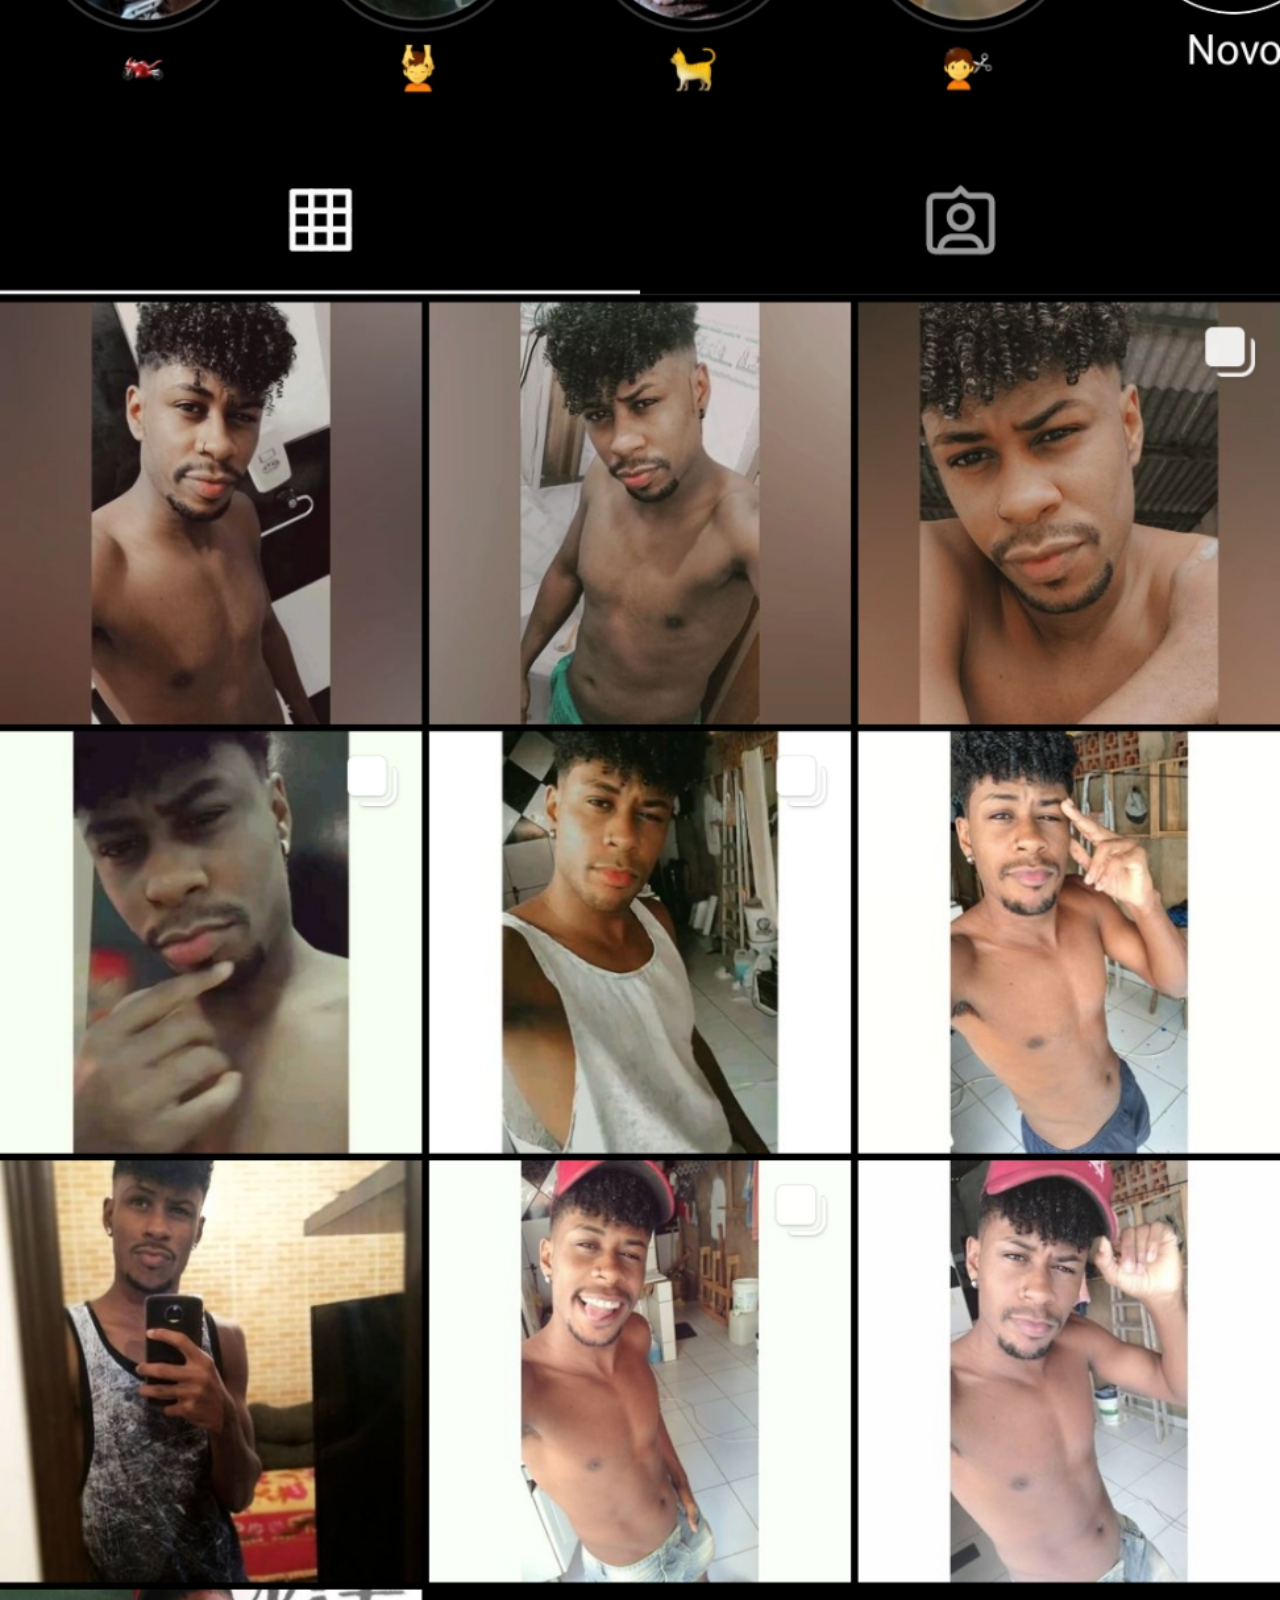
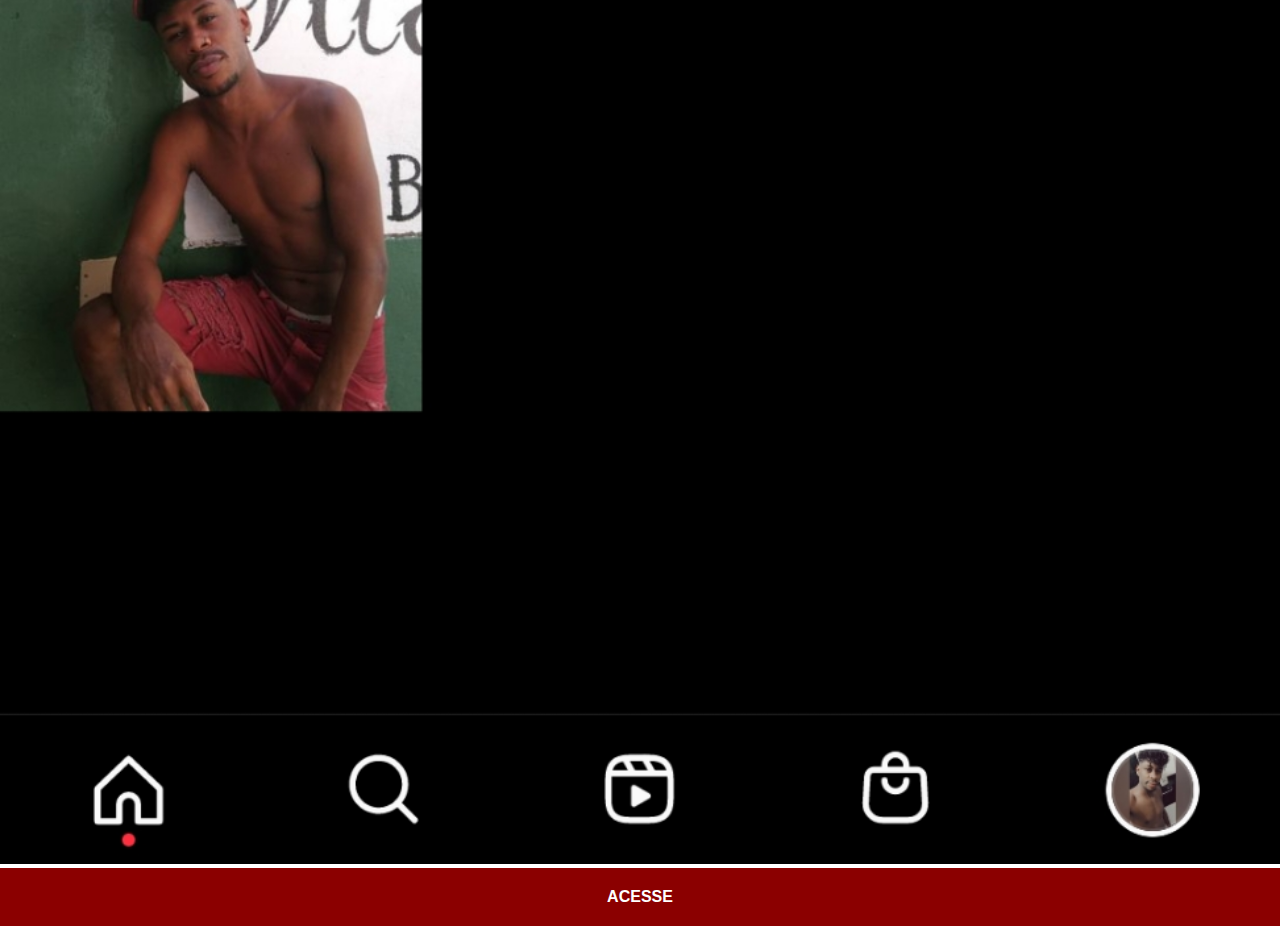
<file: instagram.html>
<!DOCTYPE html>
<html lang="en">
<head>
    <meta charset="UTF-8">
    <meta http-equiv="X-UA-Compatible" content="IE=edge">
    <meta name="viewport" content="width=device-width, initial-scale=1.0">
    <link rel="stylesheet" href="estilo/social.css">
    <title>Document</title>
</head>
<body>
    <img src="imagens/tela-instagram.jpg" alt="Instagram">
    <a href="https://www.instagram.com/rick_conceicao/" target="_blank" >ACESSE</a>
</body>
</html>
</file>
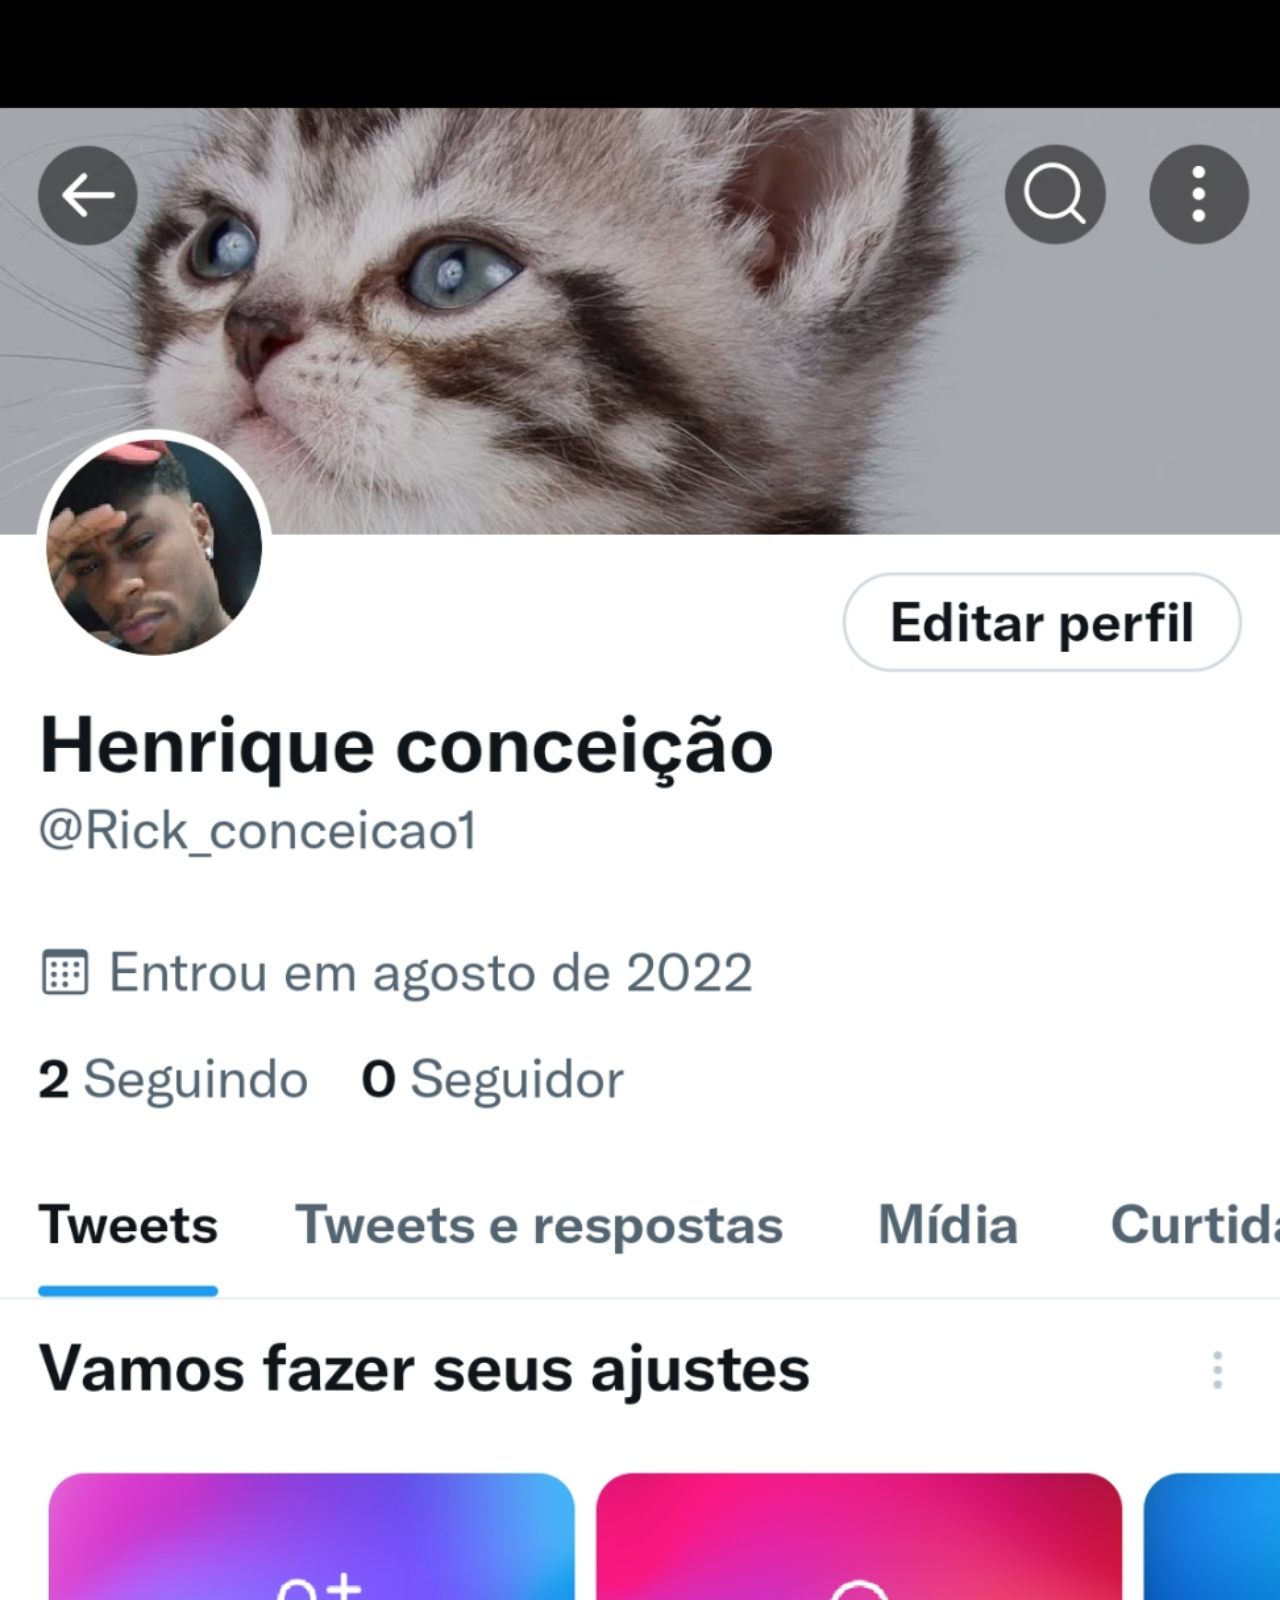
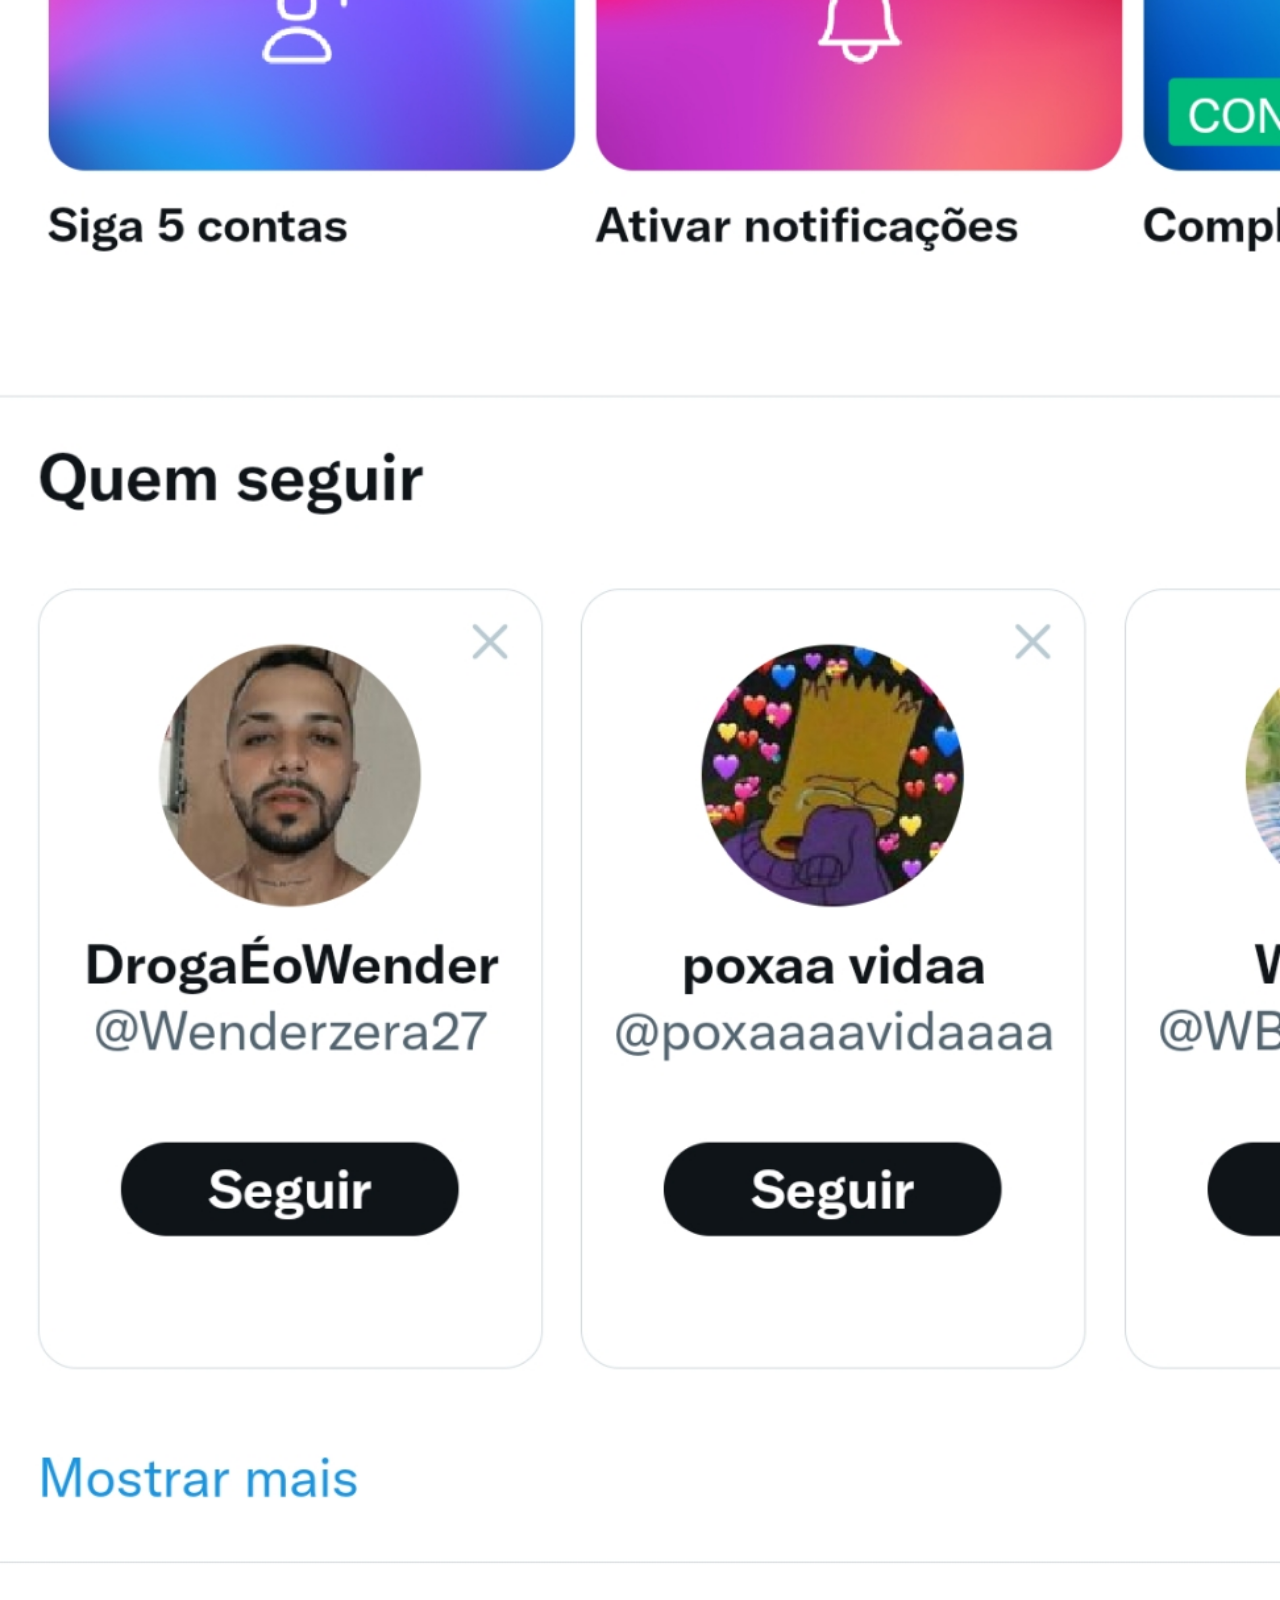
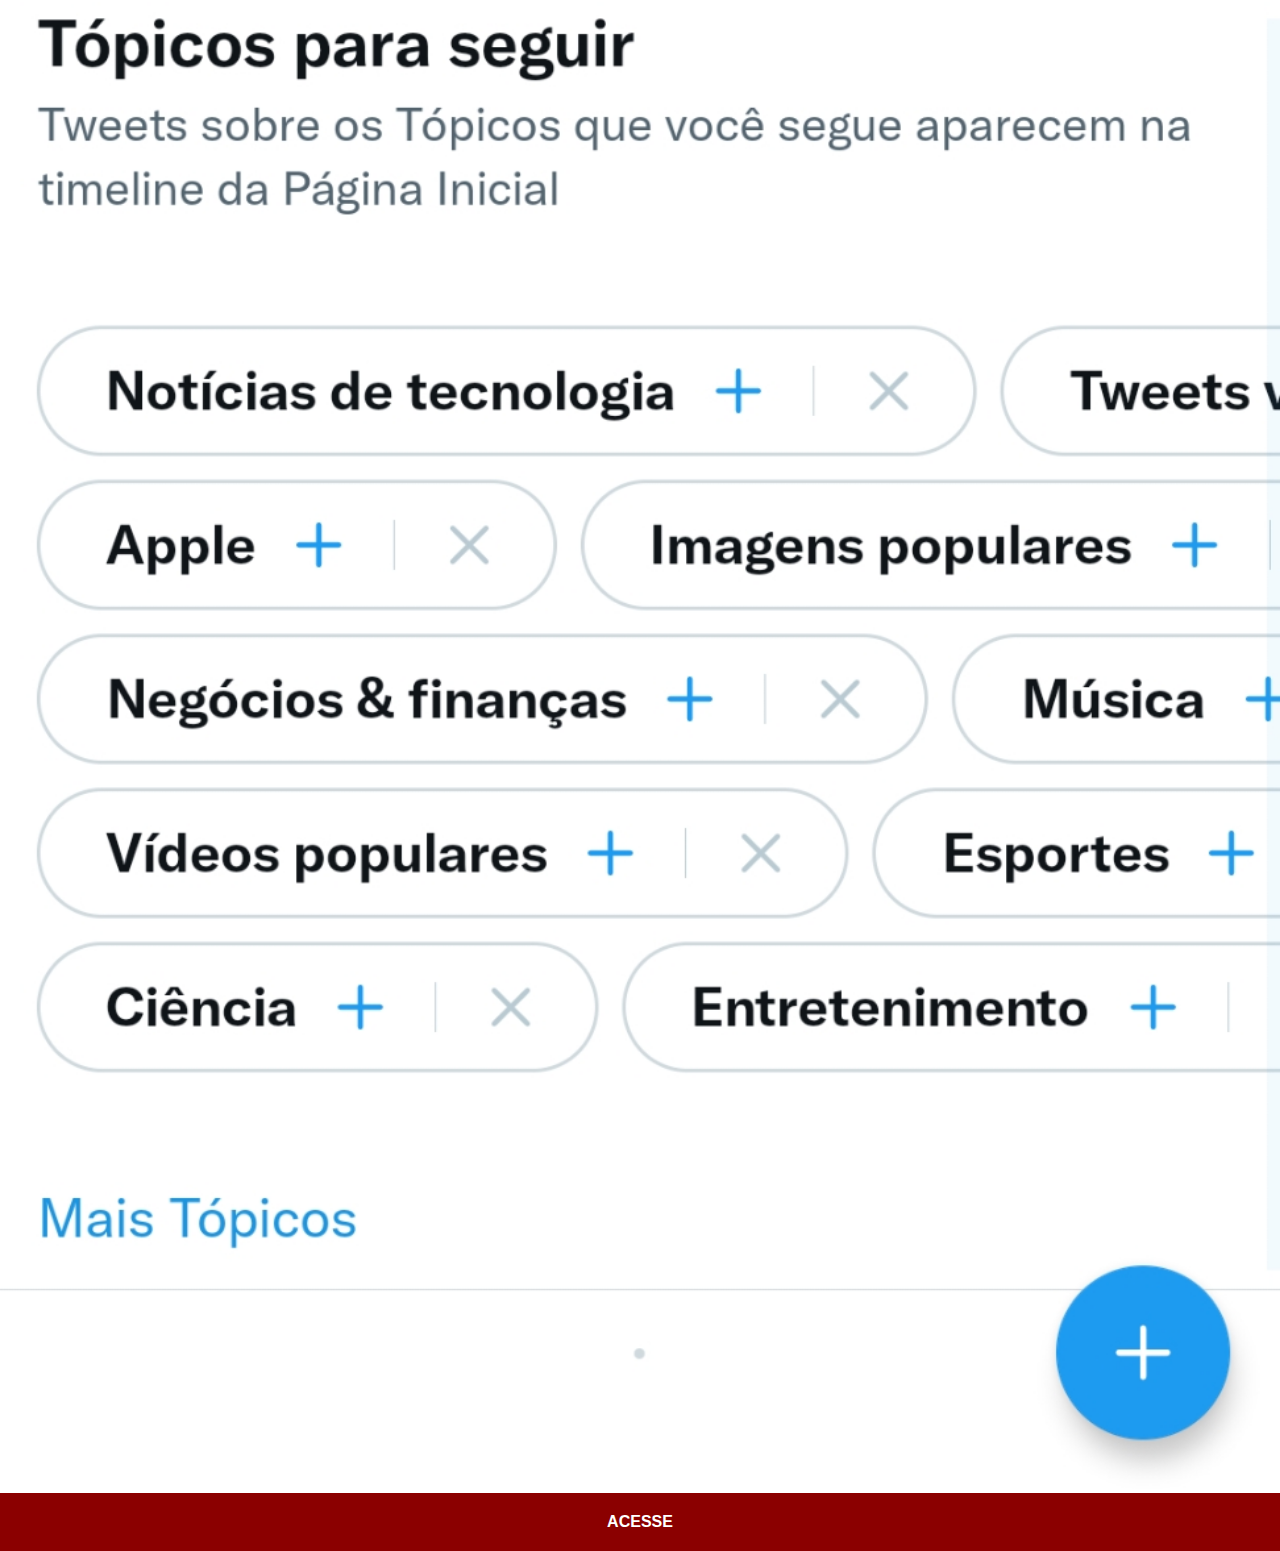
<file: twitter.html>
<!DOCTYPE html>
<html lang="pt-br">
<head>
    <meta charset="UTF-8">
    <meta http-equiv="X-UA-Compatible" content="IE=edge">
    <meta name="viewport" content="width=device-width, initial-scale=1.0">
    <title>Document</title>
    <link rel="stylesheet" href="estilo/social.css">
</head>
<body>
    <img src="imagens/tela-twitter.jpg" alt="Twitter">
    <a href="https://twitter.com" target="_blank">ACESSE</a>
</body>
</html>
</file>
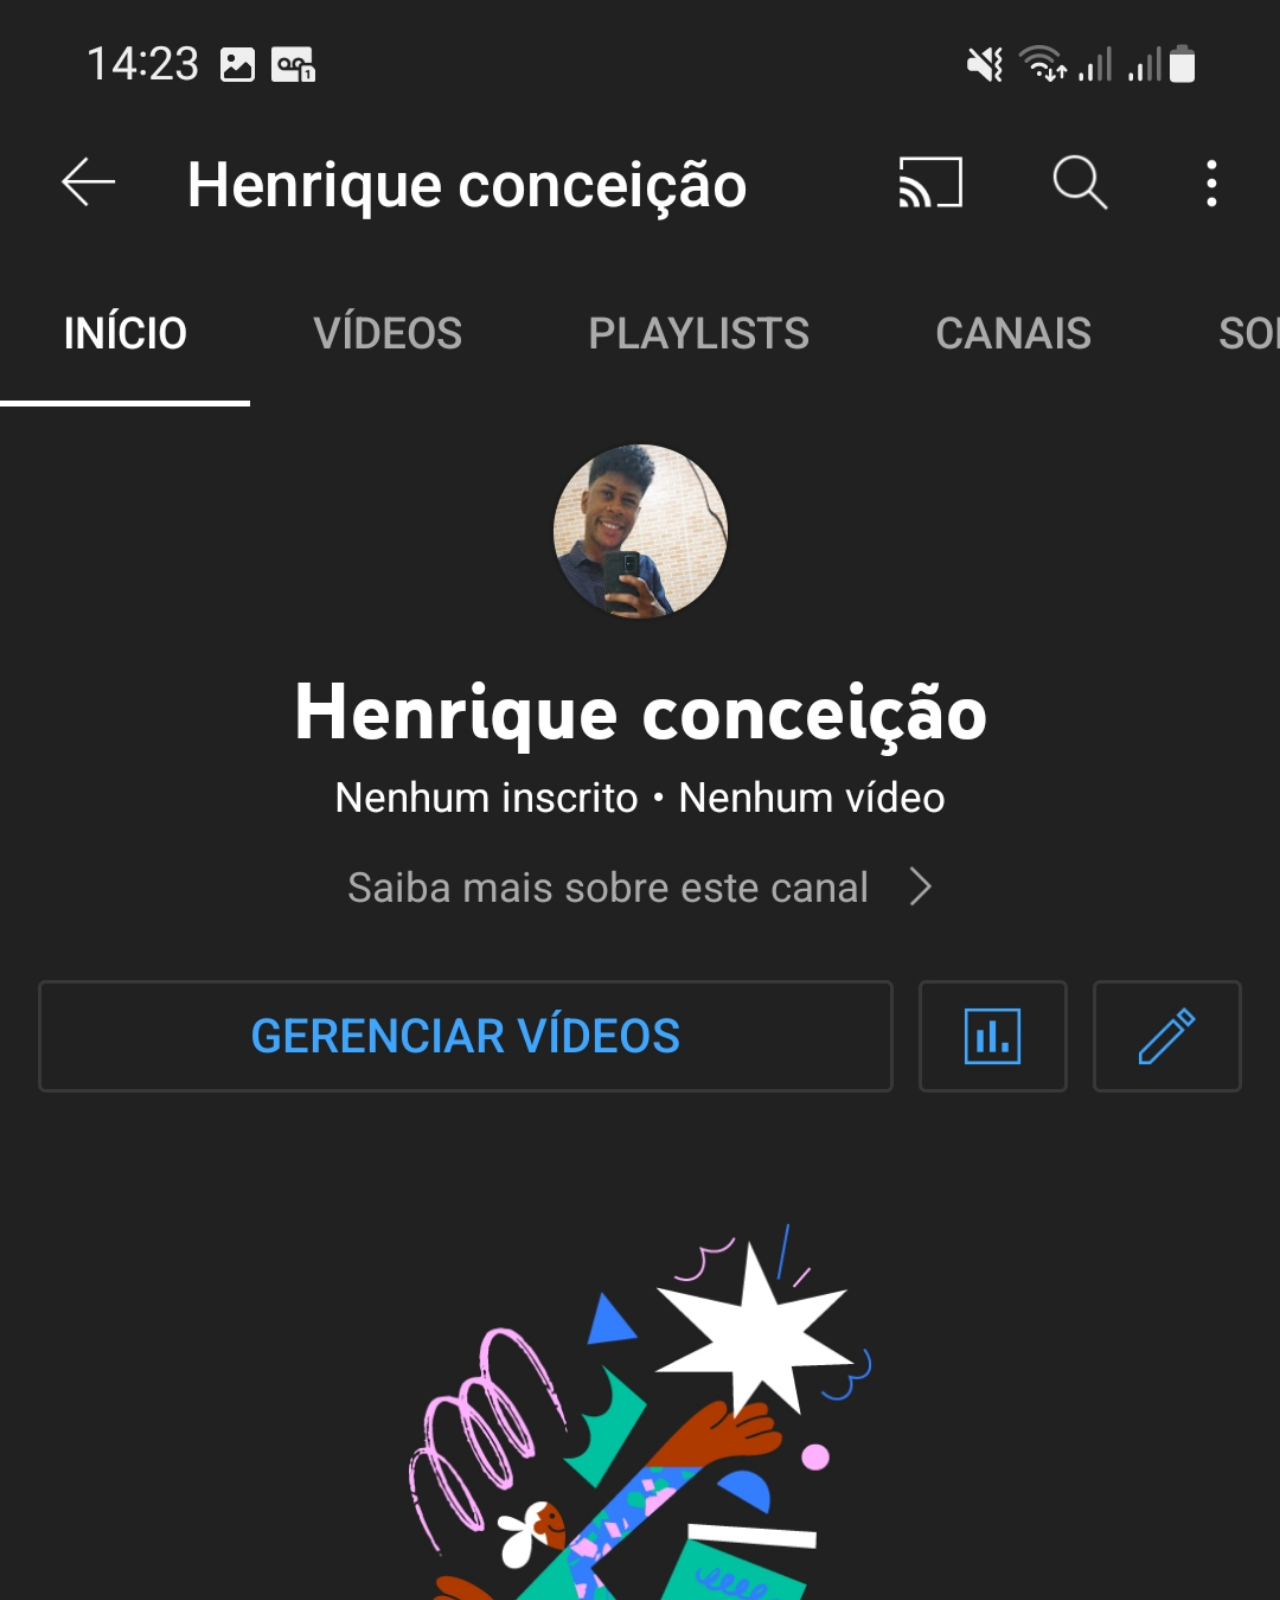
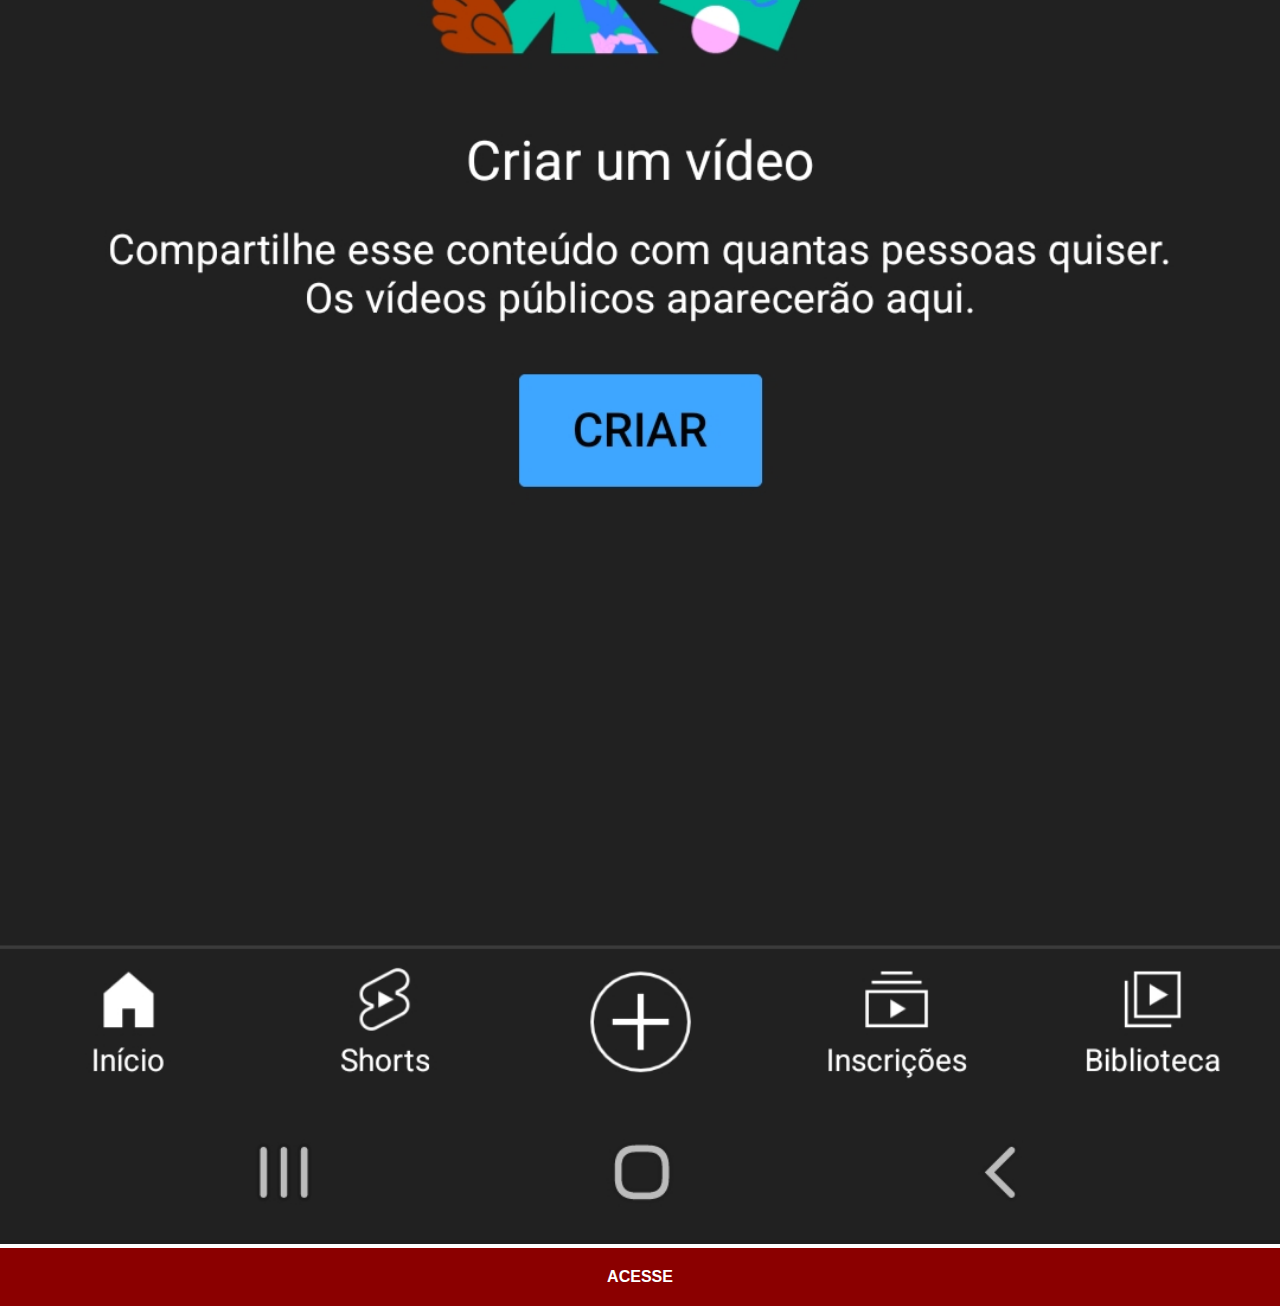
<file: youtube.html>
<!DOCTYPE html>
<html lang="pt-br">
<head>
    <meta charset="UTF-8">
    <meta http-equiv="X-UA-Compatible" content="IE=edge">
    <meta name="viewport" content="width=device-width, initial-scale=1.0">
    <link rel="stylesheet" href="estilo/social.css">
    <title>Document</title>
</head>
<body>
    <img src="imagens/tela-youtube.jpg" alt="Youtube">
    <a href="https://www.youtube.com/" target="_blank"> ACESSE</a>
</body>
</html>
</file>
<file: estilo/style.css>
@charset "UTF-8";
*{
    margin: 0px;
    padding: 0px;
}
html,body{
    height: 100vh;
    width: 100vw;
    background-color: black;
}
body{
    background: url(../imagens/fundo-madeira.jpg) no-repeat top center;
    background-size: cover;
    background-attachment: fixed;
}
main{
    position: relative;
    height: 100vh;
}
section#telefone{
    position: absolute;
    top: 50%;
    left: 50%;
    transform: translate(-50%,-50%);
    height: 627px;
    width: 311px;
    background-color: aqua;
    background: url('../imagens/frame-iphone.png') no-repeat;
}
iframe#tela{
    position: relative;
    top: 80px;
    left: 22px;
    width: 269px;
    height: 471px;
}
section#redes-sociais{
    text-align: right;
}
section#redes-sociais img:hover{
    border: 2px solid white;
    transform: translate(-4px,-4px);
    box-shadow: 5px 5px 10px rgba(0, 0, 0, 0.658);
    transition: transform .3s;
}
section#redes-sociais img{
    width: 50px;
    margin: 10px;
    border-radius: 50%;
    box-shadow: 2px 2px 5px rgba(0, 0, 0, 0.473);
    box-sizing: border-box;
}
</file>
<file: estilo/social.css>
@charset "UTF-8";
*{
    margin: 0px;
    padding: 0px;
    font-family: Arial, Helvetica, sans-serif;
}
::-webkit-scrollbar{
    width: 0px;
    height: 0px;
}
img{
    width: 100vw;

}
a{
    display: block;
    background-color: darkred;
    color: white;
    padding: 20px;
    text-align: center;
    font-weight: bolder;
    text-decoration: none;
}
a:hover{
    background-color: red;
}
</file>
